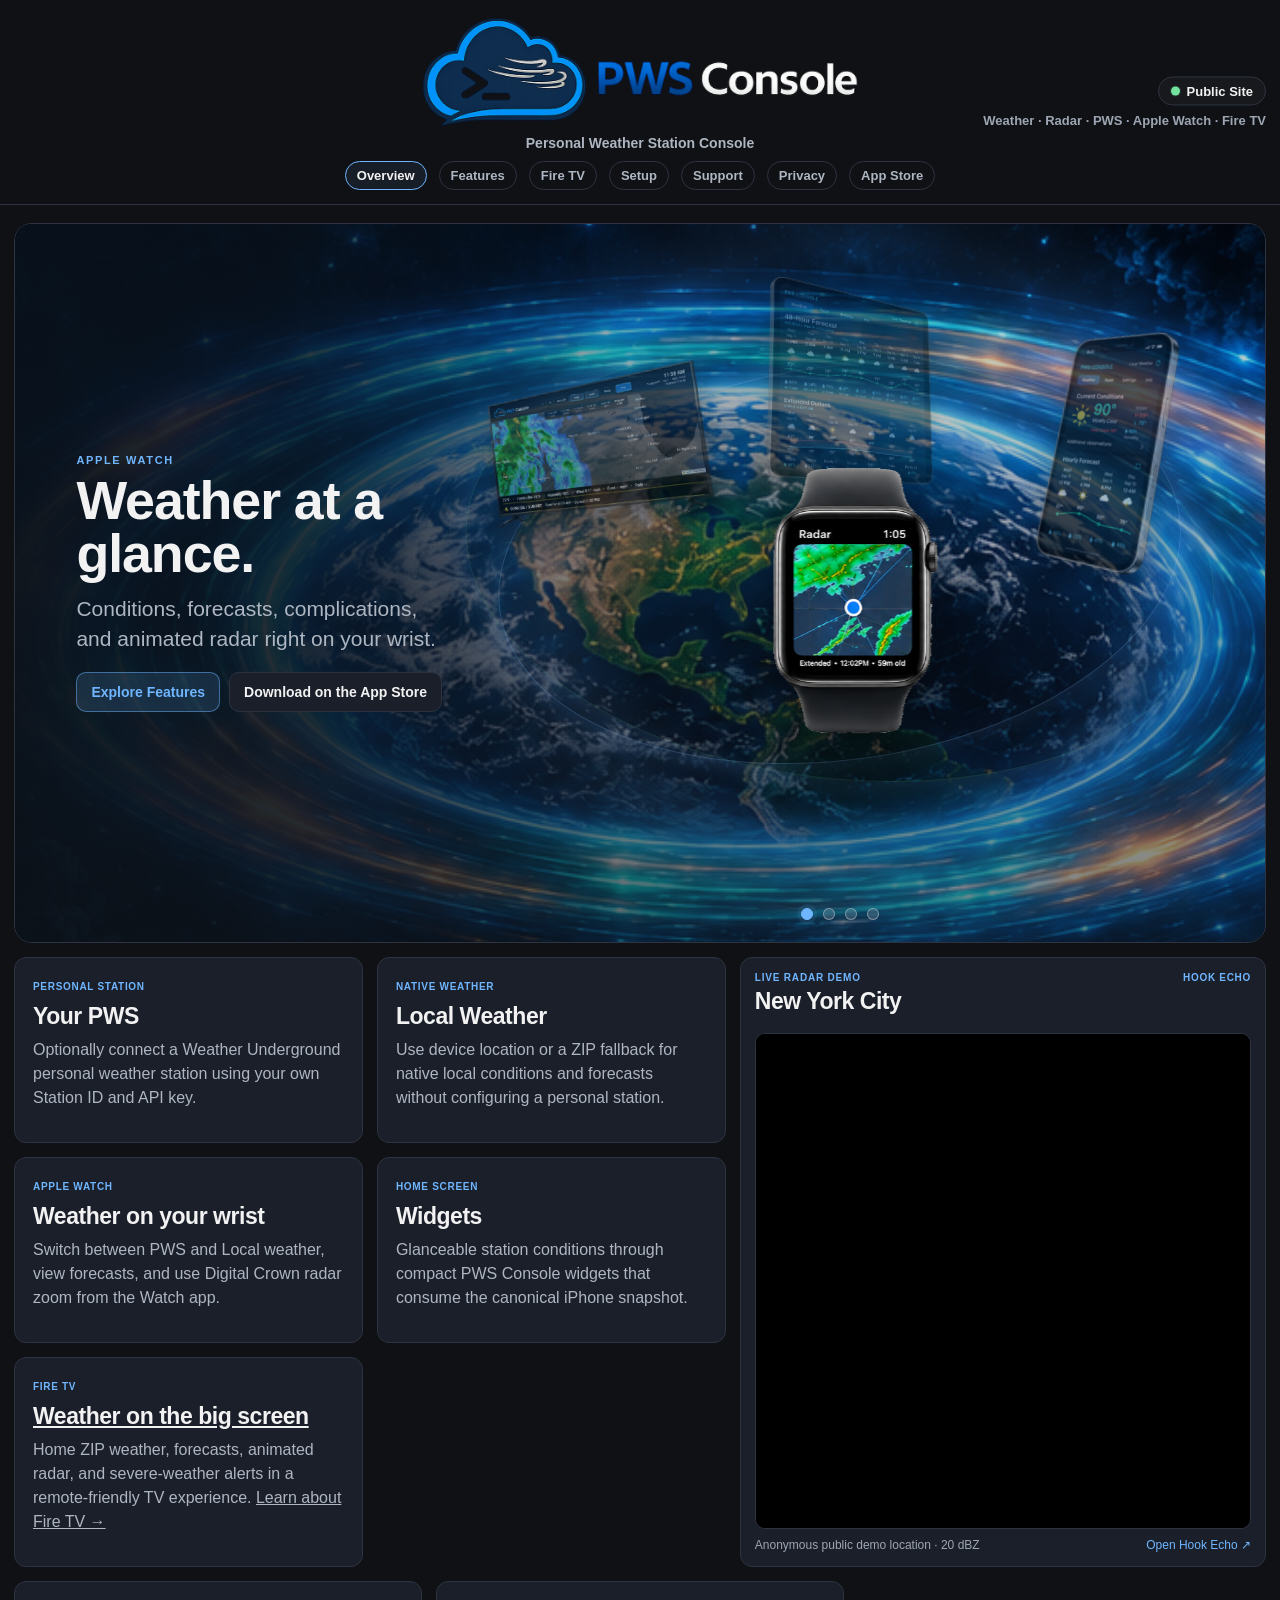
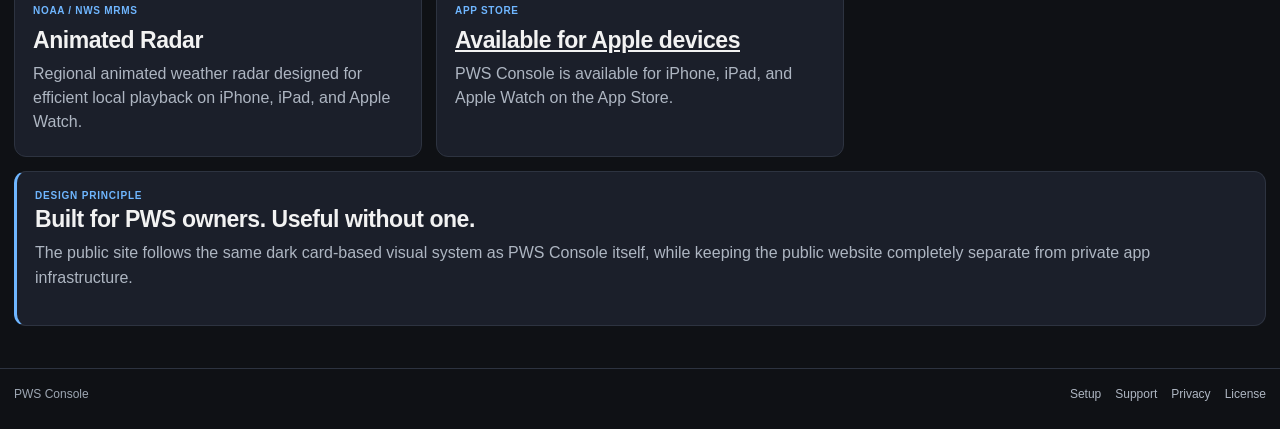
<file: index.html>
<!doctype html>
<html lang="en">
<head>
  <meta charset="utf-8">
  <meta name="viewport" content="width=device-width,initial-scale=1">
  <meta name="theme-color" content="#0f1115">
  <meta name="description" content="PWS Console — local weather, personal weather station data, radar, widgets, Apple Watch, and Fire TV.">
  <title>Overview | PWS Console</title>
  <link rel="stylesheet" href="/assets/css/site.css">
</head>
<body>
  <div class="pws-shell">
    <header class="pws-header">
      <div class="pws-header-inner">
        <div class="pws-header-brand">
          <div class="pws-brand-lockup">
            <a class="pws-logo-link" href="/" aria-label="PWS Console home">
              <img class="pws-logo" src="/assets/images/PWSConsole-Logo-512.png" alt="PWS Console">
            </a>
          </div>
          <div class="pws-brand-subtitle">Personal Weather Station Console</div>
          <nav class="pws-tabs" aria-label="Primary">
            <a class="pws-tab" href="/" aria-current="page">Overview</a> <a class="pws-tab" href="/features/">Features</a> <a class="pws-tab" href="/fire-tv/">Fire TV</a> <a class="pws-tab" href="/setup/">Setup</a> <a class="pws-tab" href="/support/">Support</a> <a class="pws-tab" href="/privacy/">Privacy</a> <a class="pws-tab" href="https://apps.apple.com/us/app/pws-console/id6808379047">App Store</a>
          </nav>
        </div>

        <div class="pws-header-status">
          <div class="pws-status-row">
            <div class="pws-status-pill">
              <span class="pws-status-dot" aria-hidden="true"></span>
              Public Site
            </div>
          </div>
          <div class="pws-context">Weather · Radar · PWS · Apple Watch · Fire TV</div>
        </div>
      </div>
    </header>

    <main class="pws-main">
      <section class="hero-v2" data-hero-v2 data-active="watch" aria-labelledby="page-heading">
        <div class="hero-v2__background" aria-hidden="true"></div>

        <div class="hero-v2__copy is-visible" data-hero-copy>
          <p class="eyebrow" data-copy-kicker>Apple Watch</p>
          <h1 id="page-heading" data-copy-title>Weather at a glance.</h1>
          <p class="lead" data-copy-body>Conditions, forecasts, complications, and animated radar right on your wrist.</p>
          <div class="pws-actions">
            <a class="pws-button primary" href="/features/">Explore Features</a>
            <a class="pws-button" href="https://apps.apple.com/us/app/pws-console/id6808379047">Download on the App Store</a>
          </div>
        </div>

        <div class="hero-v2__stage" aria-label="PWS Console on Apple Watch, iPhone, iPad, and Fire TV">
          <div class="hero-v2__device hero-v2__device--watch" data-device data-slot="front">
            <img src="/assets/images/hero-v2/device-watch.png" alt="PWS Console radar on Apple Watch">
            <div class="hero-v3__watch-radar" aria-hidden="true">
              <img src="/assets/images/hero-v2/watch-radar-motion.png" alt="">
            </div>
          </div>

          <div class="hero-v2__device hero-v2__device--iphone" data-device data-slot="right">
            <img src="/assets/images/hero-v2/device-iphone.png" alt="PWS Console weather on iPhone">
          </div>

          <div class="hero-v2__device hero-v2__device--ipad" data-device data-slot="left">
            <img src="/assets/images/hero-v2/device-ipad.png" alt="PWS Console forecast on iPad">
          </div>

          <div class="hero-v2__device hero-v2__device--fire-tv" data-device data-slot="right">
            <img src="/assets/images/hero-v2/device-fire-tv.png" alt="PWS Console weather on Fire TV">
          </div>
        </div>

        <div class="hero-v2__dots" aria-label="Choose featured device">
          <button class="hero-v2__dot" type="button" data-slide aria-pressed="true" aria-label="Show Apple Watch"></button>
          <button class="hero-v2__dot" type="button" data-slide aria-pressed="false" aria-label="Show iPhone"></button>
          <button class="hero-v2__dot" type="button" data-slide aria-pressed="false" aria-label="Show iPad"></button>
          <button class="hero-v2__dot" type="button" data-slide aria-pressed="false" aria-label="Show Fire TV"></button>
        </div>
      </section>

      <section class="home-feature-region" aria-label="PWS Console highlights and live radar">
        <div class="home-feature-cards">
          <article class="pws-card feature-card">
            <span class="feature-kicker">Personal Station</span>
            <h2>Your PWS</h2>
            <p>Optionally connect a Weather Underground personal weather station using your own Station ID and API key.</p>
          </article>

          <article class="pws-card feature-card">
            <span class="feature-kicker">Native Weather</span>
            <h2>Local Weather</h2>
            <p>Use device location or a ZIP fallback for native local conditions and forecasts without configuring a personal station.</p>
          </article>

          <article class="pws-card feature-card">
            <span class="feature-kicker">Apple Watch</span>
            <h2>Weather on your wrist</h2>
            <p>Switch between PWS and Local weather, view forecasts, and use Digital Crown radar zoom from the Watch app.</p>
          </article>

          <article class="pws-card feature-card">
            <span class="feature-kicker">Home Screen</span>
            <h2>Widgets</h2>
            <p>Glanceable station conditions through compact PWS Console widgets that consume the canonical iPhone snapshot.</p>
          </article>

          <article class="pws-card feature-card">
            <span class="feature-kicker">Fire TV</span>
            <h2><a href="/fire-tv/">Weather on the big screen</a></h2>
            <p>Home ZIP weather, forecasts, animated radar, and severe-weather alerts in a remote-friendly TV experience. <a href="/fire-tv/">Learn about Fire TV →</a></p>
          </article>
        </div>

        <section class="pws-card live-radar-card home-radar-card" aria-labelledby="live-radar-title">
          <div class="live-radar-heading">
            <div>
              <p class="eyebrow">Live Radar Demo</p>
              <h2 id="live-radar-title">New York City</h2>
            </div>
            <span class="live-radar-source">Hook Echo</span>
          </div>

          <div class="live-radar-frame-wrap">
            <iframe
              class="live-radar-frame"
              title="Hook Echo live radar centered on New York City"
              src="https://hookecho.pages.dev/?embed#goto=KOKX,-74.0060,40.7128,10,REF,0,thr:20"
              loading="eager"
              referrerpolicy="no-referrer"
              allow="fullscreen"
            ></iframe>
          </div>

          <div class="live-radar-footer">
            <span>Anonymous public demo location · 20 dBZ</span>
            <a href="https://hookecho.pages.dev/" target="_blank" rel="noreferrer">Open Hook Echo ↗</a>
          </div>
        </section>
      </section>

      <section class="grid" aria-label="Additional PWS Console highlights">
        <article class="pws-card feature-card">
          <span class="feature-kicker">NOAA / NWS MRMS</span>
          <h2>Animated Radar</h2>
          <p>Regional animated weather radar designed for efficient local playback on iPhone, iPad, and Apple Watch.</p>
        </article>

        <article class="pws-card feature-card">
          <span class="feature-kicker">App Store</span>
          <h2><a href="https://apps.apple.com/us/app/pws-console/id6808379047">Available for Apple devices</a></h2>
          <p>PWS Console is available for iPhone, iPad, and Apple Watch on the App Store.</p>
        </article>
      </section>

<section class="pws-card callout">
        <p class="eyebrow">Design principle</p>
        <h2>Built for PWS owners. Useful without one.</h2>
        <p class="body-copy">The public site follows the same dark card-based visual system as PWS Console itself, while keeping the public website completely separate from private app infrastructure.</p>
      </section>
    </main>

    <footer class="pws-footer">
      <div class="pws-footer-inner">
        <div>PWS Console</div>
        <div class="pws-footer-links">
          <a href="/setup/">Setup</a>
          <a href="/support/">Support</a>
          <a href="/privacy/">Privacy</a>
          <a href="/licensing/">License</a>
        </div>
      </div>
    </footer>
  </div>
  <script src="/assets/js/hero-v2.js" defer></script>
</body>
</html>
</file>
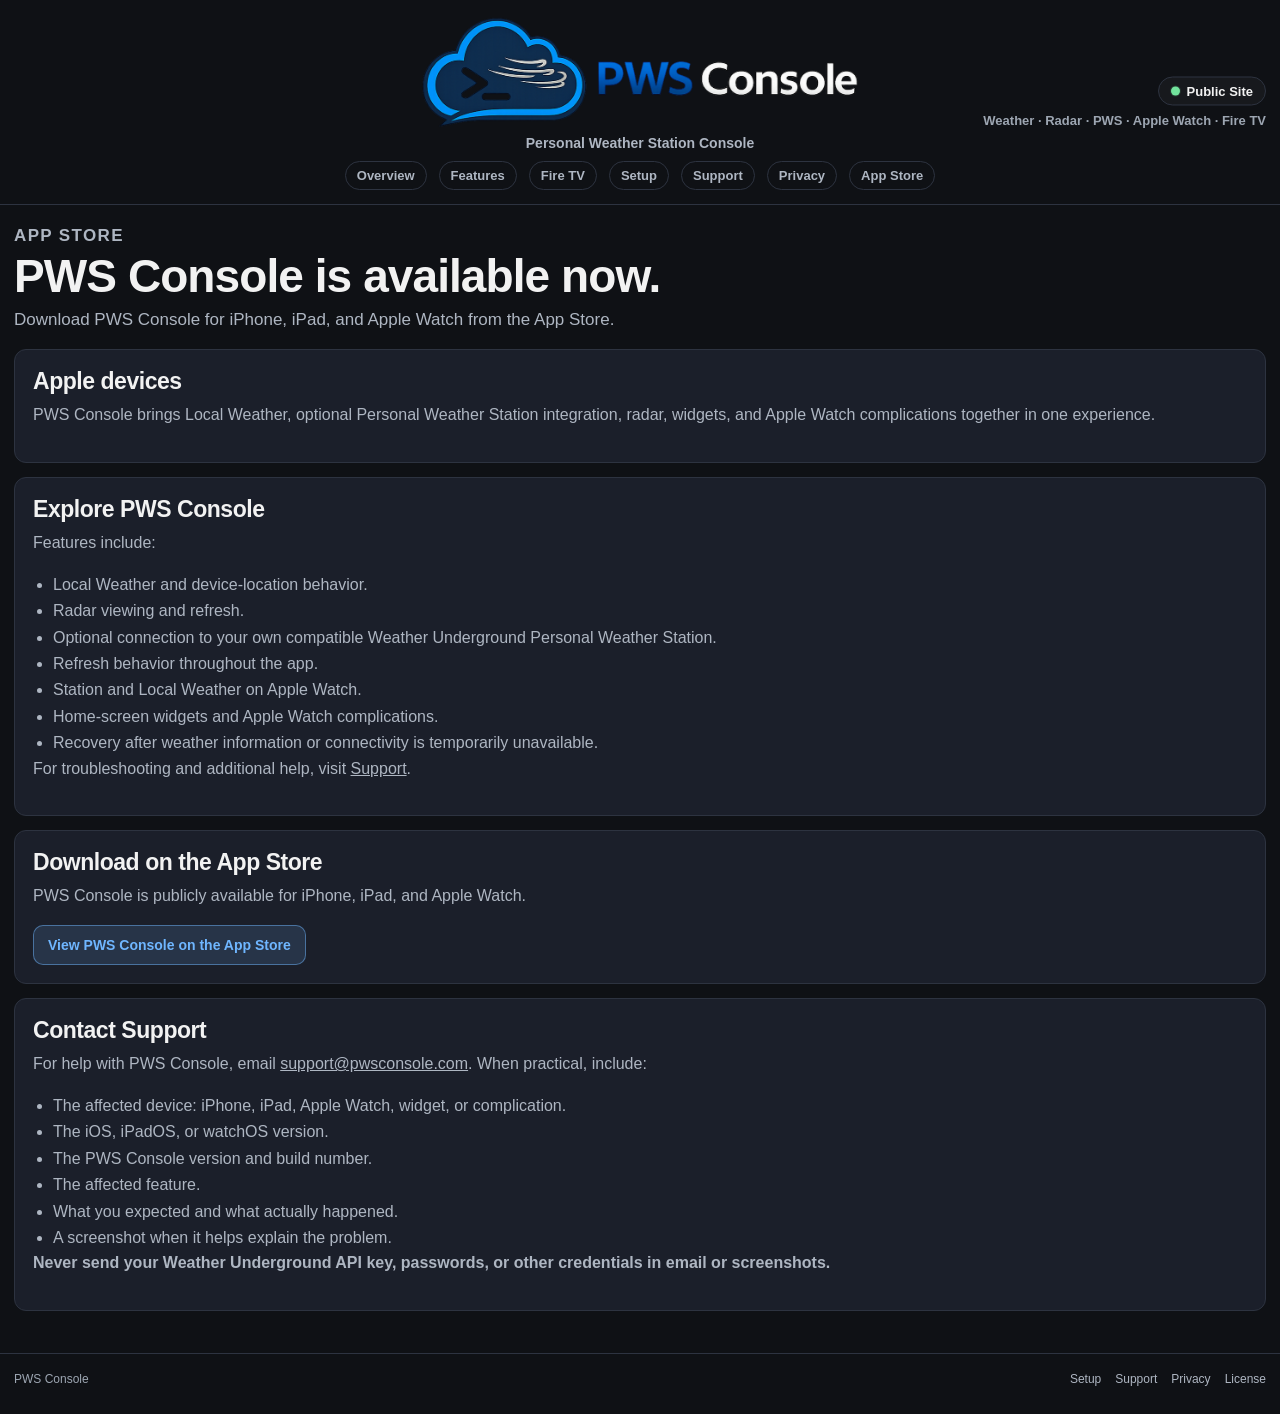
<file: beta/index.html>
<!doctype html>
<html lang="en">
<head>
  <meta charset="utf-8">
  <meta name="viewport" content="width=device-width,initial-scale=1">
  <meta name="theme-color" content="#0f1115">
  <meta name="description" content="Download PWS Console for iPhone, iPad, and Apple Watch from the App Store.">
  <title>Download PWS Console | App Store</title>
  <link rel="stylesheet" href="/assets/css/site.css">
</head>
<body>
  <div class="pws-shell">
    <header class="pws-header">
      <div class="pws-header-inner">
        <div class="pws-header-brand">
          <div class="pws-brand-lockup">
            <a class="pws-logo-link" href="/" aria-label="PWS Console home">
              <img class="pws-logo" src="/assets/images/PWSConsole-Logo-512.png" alt="PWS Console">
            </a>
          </div>
          <div class="pws-brand-subtitle">Personal Weather Station Console</div>
          <nav class="pws-tabs" aria-label="Primary">
            <a class="pws-tab" href="/">Overview</a> <a class="pws-tab" href="/features/">Features</a> <a class="pws-tab" href="/fire-tv/">Fire TV</a> <a class="pws-tab" href="/setup/">Setup</a> <a class="pws-tab" href="/support/">Support</a> <a class="pws-tab" href="/privacy/">Privacy</a> <a class="pws-tab" href="https://apps.apple.com/us/app/pws-console/id6808379047">App Store</a>
          </nav>
        </div>

        <div class="pws-header-status">
          <div class="pws-status-row">
            <div class="pws-status-pill">
              <span class="pws-status-dot" aria-hidden="true"></span>
              Public Site
            </div>
          </div>
          <div class="pws-context">Weather · Radar · PWS · Apple Watch · Fire TV</div>
        </div>
      </div>
    </header>

    <main class="pws-main">
      <section class="page-title">
        <p class="eyebrow">App Store</p>
        <h1>PWS Console is available now.</h1>
        <p>Download PWS Console for iPhone, iPad, and Apple Watch from the App Store.</p>
      </section>

      <section class="stack">
        <article class="pws-card">
          <h2>Apple devices</h2>
          <p class="body-copy">PWS Console brings Local Weather, optional Personal Weather Station integration, radar, widgets, and Apple Watch complications together in one experience.</p>
        </article>

        <article class="pws-card">
          <h2>Explore PWS Console</h2>
          <p class="body-copy">Features include:</p>
          <ul class="pws-list">
            <li>Local Weather and device-location behavior.</li>
            <li>Radar viewing and refresh.</li>
            <li>Optional connection to your own compatible Weather Underground Personal Weather Station.</li>
            <li>Refresh behavior throughout the app.</li>
            <li>Station and Local Weather on Apple Watch.</li>
            <li>Home-screen widgets and Apple Watch complications.</li>
            <li>Recovery after weather information or connectivity is temporarily unavailable.</li>
          </ul>
          <p class="body-copy">For troubleshooting and additional help, visit <a href="/support/">Support</a>.</p>
        </article>

        <article class="pws-card">
          <h2>Download on the App Store</h2>
          <p class="body-copy">PWS Console is publicly available for iPhone, iPad, and Apple Watch.</p>
          <div class="pws-actions">
            <a class="pws-button primary" href="https://apps.apple.com/us/app/pws-console/id6808379047">View PWS Console on the App Store</a>
          </div>
        </article>

        <article class="pws-card">
          <h2>Contact Support</h2>
          <p class="body-copy">For help with PWS Console, email <a href="mailto:support@pwsconsole.com">support@pwsconsole.com</a>. When practical, include:</p>
          <ul class="pws-list">
            <li>The affected device: iPhone, iPad, Apple Watch, widget, or complication.</li>
            <li>The iOS, iPadOS, or watchOS version.</li>
            <li>The PWS Console version and build number.</li>
            <li>The affected feature.</li>
            <li>What you expected and what actually happened.</li>
            <li>A screenshot when it helps explain the problem.</li>
          </ul>
          <p class="body-copy"><strong>Never send your Weather Underground API key, passwords, or other credentials in email or screenshots.</strong></p>
        </article>
      </section>
    </main>

    <footer class="pws-footer">
      <div class="pws-footer-inner">
        <div>PWS Console</div>
        <div class="pws-footer-links">
          <a href="/setup/">Setup</a>
          <a href="/support/">Support</a>
          <a href="/privacy/">Privacy</a>
          <a href="/licensing/">License</a>
        </div>
      </div>
    </footer>
  </div>
</body>
</html>
</file>
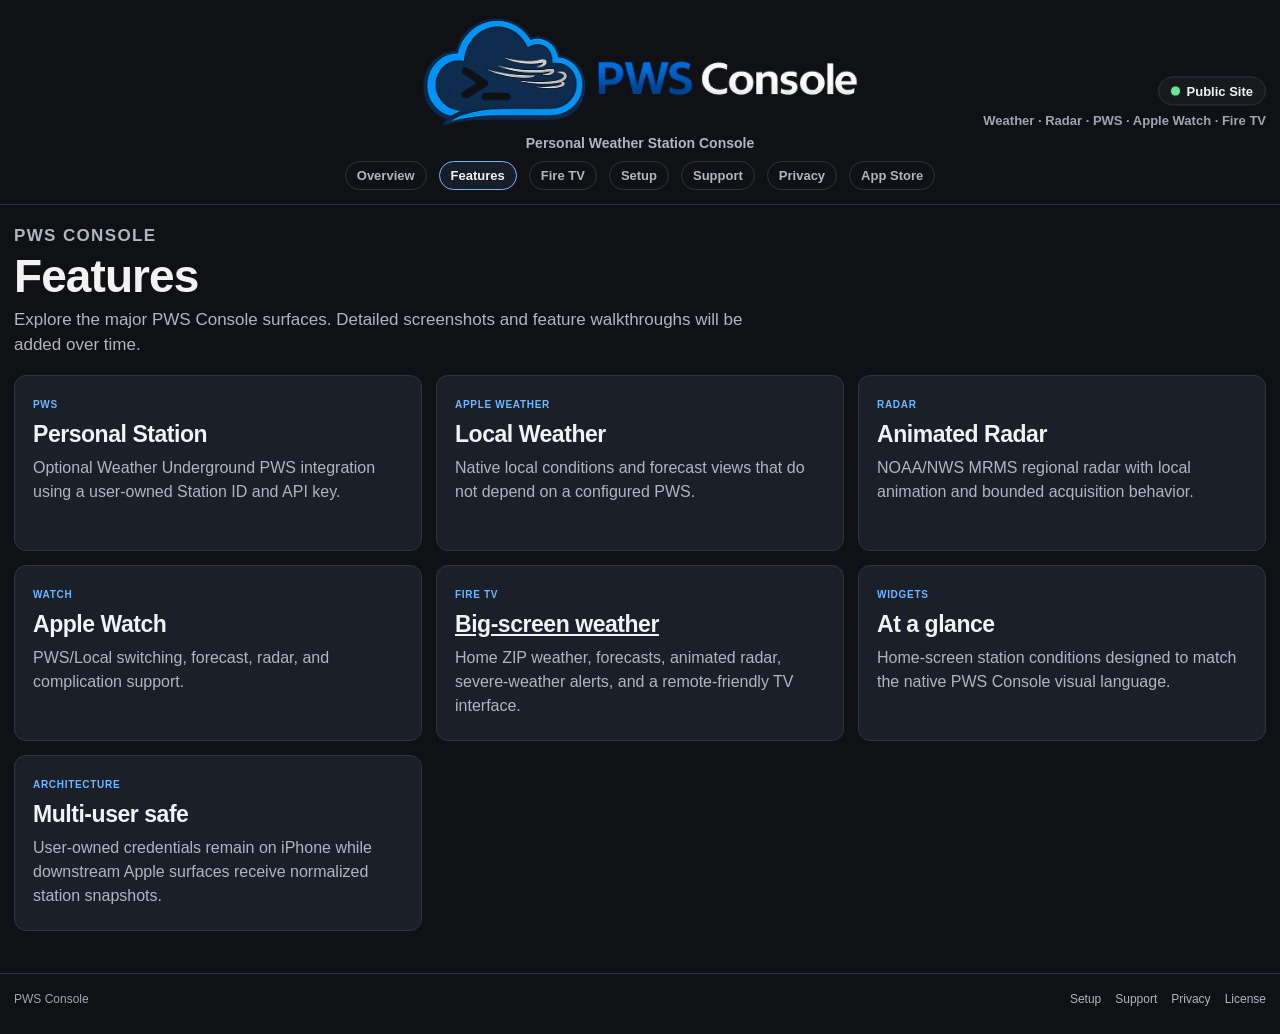
<file: features/index.html>
<!doctype html>
<html lang="en">
<head>
  <meta charset="utf-8">
  <meta name="viewport" content="width=device-width,initial-scale=1">
  <meta name="theme-color" content="#0f1115">
  <meta name="description" content="Explore PWS Console features across iPhone, iPad, Apple Watch, Fire TV, widgets, and radar.">
  <title>Features | PWS Console</title>
  <link rel="stylesheet" href="/assets/css/site.css">
</head>
<body>
  <div class="pws-shell">
    <header class="pws-header">
      <div class="pws-header-inner">
        <div class="pws-header-brand">
          <div class="pws-brand-lockup">
            <a class="pws-logo-link" href="/" aria-label="PWS Console home">
              <img class="pws-logo" src="/assets/images/PWSConsole-Logo-512.png" alt="PWS Console">
            </a>
          </div>
          <div class="pws-brand-subtitle">Personal Weather Station Console</div>
          <nav class="pws-tabs" aria-label="Primary">
            <a class="pws-tab" href="/">Overview</a> <a class="pws-tab" href="/features/" aria-current="page">Features</a> <a class="pws-tab" href="/fire-tv/">Fire TV</a> <a class="pws-tab" href="/setup/">Setup</a> <a class="pws-tab" href="/support/">Support</a> <a class="pws-tab" href="/privacy/">Privacy</a> <a class="pws-tab" href="https://apps.apple.com/us/app/pws-console/id6808379047">App Store</a>
          </nav>
        </div>

        <div class="pws-header-status">
          <div class="pws-status-row">
            <div class="pws-status-pill">
              <span class="pws-status-dot" aria-hidden="true"></span>
              Public Site
            </div>
          </div>
          <div class="pws-context">Weather · Radar · PWS · Apple Watch · Fire TV</div>
        </div>
      </div>
    </header>

    <main class="pws-main">
      <section class="page-title">
        <p class="eyebrow">PWS Console</p>
        <h1>Features</h1>
        <p>Explore the major PWS Console surfaces. Detailed screenshots and feature walkthroughs will be added over time.</p>
      </section>
      <section class="grid">
        <article class="pws-card feature-card"><span class="feature-kicker">PWS</span><h2>Personal Station</h2><p>Optional Weather Underground PWS integration using a user-owned Station ID and API key.</p></article>
        <article class="pws-card feature-card"><span class="feature-kicker">Apple Weather</span><h2>Local Weather</h2><p>Native local conditions and forecast views that do not depend on a configured PWS.</p></article>
        <article class="pws-card feature-card"><span class="feature-kicker">Radar</span><h2>Animated Radar</h2><p>NOAA/NWS MRMS regional radar with local animation and bounded acquisition behavior.</p></article>
        <article class="pws-card feature-card"><span class="feature-kicker">Watch</span><h2>Apple Watch</h2><p>PWS/Local switching, forecast, radar, and complication support.</p></article>
        <article class="pws-card feature-card"><span class="feature-kicker">Fire TV</span><h2><a href="/fire-tv/">Big-screen weather</a></h2><p>Home ZIP weather, forecasts, animated radar, severe-weather alerts, and a remote-friendly TV interface.</p></article>
        <article class="pws-card feature-card"><span class="feature-kicker">Widgets</span><h2>At a glance</h2><p>Home-screen station conditions designed to match the native PWS Console visual language.</p></article>
        <article class="pws-card feature-card"><span class="feature-kicker">Architecture</span><h2>Multi-user safe</h2><p>User-owned credentials remain on iPhone while downstream Apple surfaces receive normalized station snapshots.</p></article>
      </section>
    </main>

    <footer class="pws-footer">
      <div class="pws-footer-inner">
        <div>PWS Console</div>
        <div class="pws-footer-links">
          <a href="/setup/">Setup</a>
          <a href="/support/">Support</a>
          <a href="/privacy/">Privacy</a>
          <a href="/licensing/">License</a>
        </div>
      </div>
    </footer>
  </div>
</body>
</html>
</file>
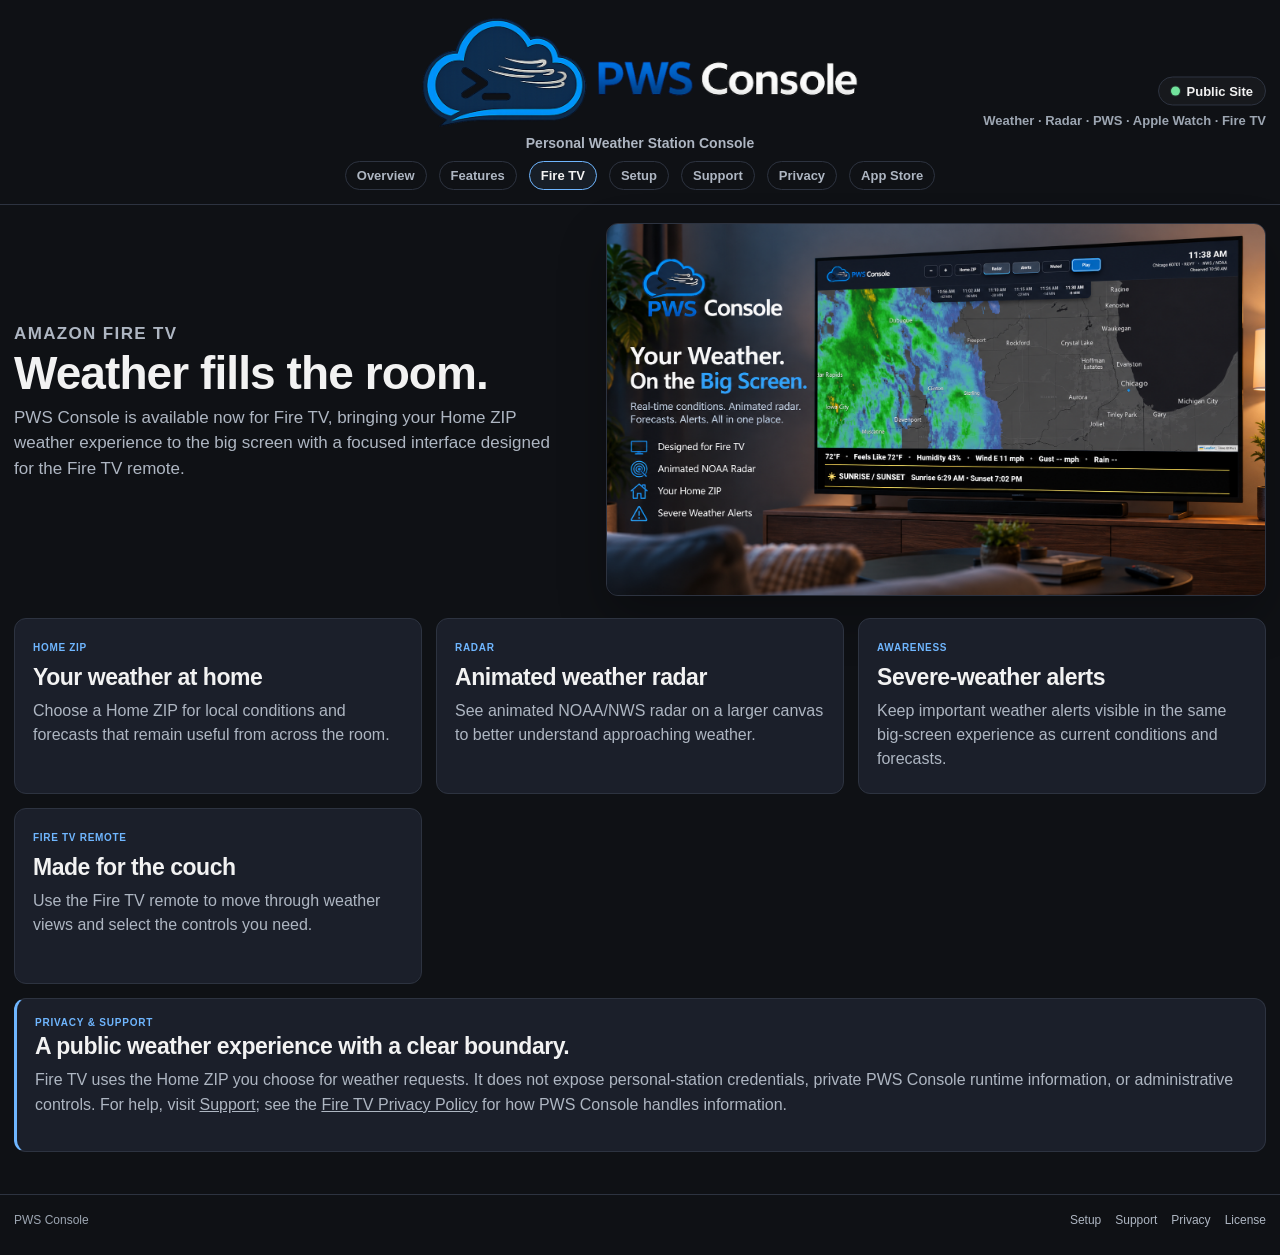
<file: fire-tv/index.html>
<!doctype html>
<html lang="en">
<head>
  <meta charset="utf-8">
  <meta name="viewport" content="width=device-width,initial-scale=1">
  <meta name="theme-color" content="#0f1115">
  <meta name="description" content="PWS Console for Amazon Fire TV brings Home ZIP weather, forecasts, animated radar, and severe-weather alerts to the big screen.">
  <title>Fire TV | PWS Console</title>
  <link rel="stylesheet" href="/assets/css/site.css">
</head>
<body>
  <div class="pws-shell">
    <header class="pws-header">
      <div class="pws-header-inner">
        <div class="pws-header-brand">
          <div class="pws-brand-lockup">
            <a class="pws-logo-link" href="/" aria-label="PWS Console home">
              <img class="pws-logo" src="/assets/images/PWSConsole-Logo-512.png" alt="PWS Console">
            </a>
          </div>
          <div class="pws-brand-subtitle">Personal Weather Station Console</div>
          <nav class="pws-tabs" aria-label="Primary">
            <a class="pws-tab" href="/">Overview</a> <a class="pws-tab" href="/features/">Features</a> <a class="pws-tab" href="/fire-tv/" aria-current="page">Fire TV</a> <a class="pws-tab" href="/setup/">Setup</a> <a class="pws-tab" href="/support/">Support</a> <a class="pws-tab" href="/privacy/">Privacy</a> <a class="pws-tab" href="https://apps.apple.com/us/app/pws-console/id6808379047">App Store</a>
          </nav>
        </div>
        <div class="pws-header-status">
          <div class="pws-status-row"><div class="pws-status-pill"><span class="pws-status-dot" aria-hidden="true"></span>Public Site</div></div>
          <div class="pws-context">Weather · Radar · PWS · Apple Watch · Fire TV</div>
        </div>
      </div>
    </header>

    <main class="pws-main">
      <section class="fire-tv-intro">
        <div class="page-title">
          <p class="eyebrow">Amazon Fire TV</p>
          <h1>Weather fills the room.</h1>
          <p>PWS Console is available now for Fire TV, bringing your Home ZIP weather experience to the big screen with a focused interface designed for the Fire TV remote.</p>
        </div>
        <figure class="fire-tv-intro__image">
          <img src="/assets/images/fire-tv-weather-radar.png" alt="PWS Console for Fire TV displaying weather radar on a television">
        </figure>
      </section>

      <section class="grid" aria-label="PWS Console for Fire TV features">
        <article class="pws-card feature-card"><span class="feature-kicker">Home ZIP</span><h2>Your weather at home</h2><p>Choose a Home ZIP for local conditions and forecasts that remain useful from across the room.</p></article>
        <article class="pws-card feature-card"><span class="feature-kicker">Radar</span><h2>Animated weather radar</h2><p>See animated NOAA/NWS radar on a larger canvas to better understand approaching weather.</p></article>
        <article class="pws-card feature-card"><span class="feature-kicker">Awareness</span><h2>Severe-weather alerts</h2><p>Keep important weather alerts visible in the same big-screen experience as current conditions and forecasts.</p></article>
        <article class="pws-card feature-card"><span class="feature-kicker">Fire TV Remote</span><h2>Made for the couch</h2><p>Use the Fire TV remote to move through weather views and select the controls you need.</p></article>
      </section>

      <section class="pws-card callout">
        <p class="eyebrow">Privacy &amp; support</p>
        <h2>A public weather experience with a clear boundary.</h2>
        <p class="body-copy">Fire TV uses the Home ZIP you choose for weather requests. It does not expose personal-station credentials, private PWS Console runtime information, or administrative controls. For help, visit <a href="/support/">Support</a>; see the <a href="/privacy/fire-tv/">Fire TV Privacy Policy</a> for how PWS Console handles information.</p>
      </section>
    </main>

    <footer class="pws-footer"><div class="pws-footer-inner"><div>PWS Console</div><div class="pws-footer-links"><a href="/setup/">Setup</a><a href="/support/">Support</a><a href="/privacy/">Privacy</a><a href="/licensing/">License</a></div></div></footer>
  </div>
</body>
</html>
</file>
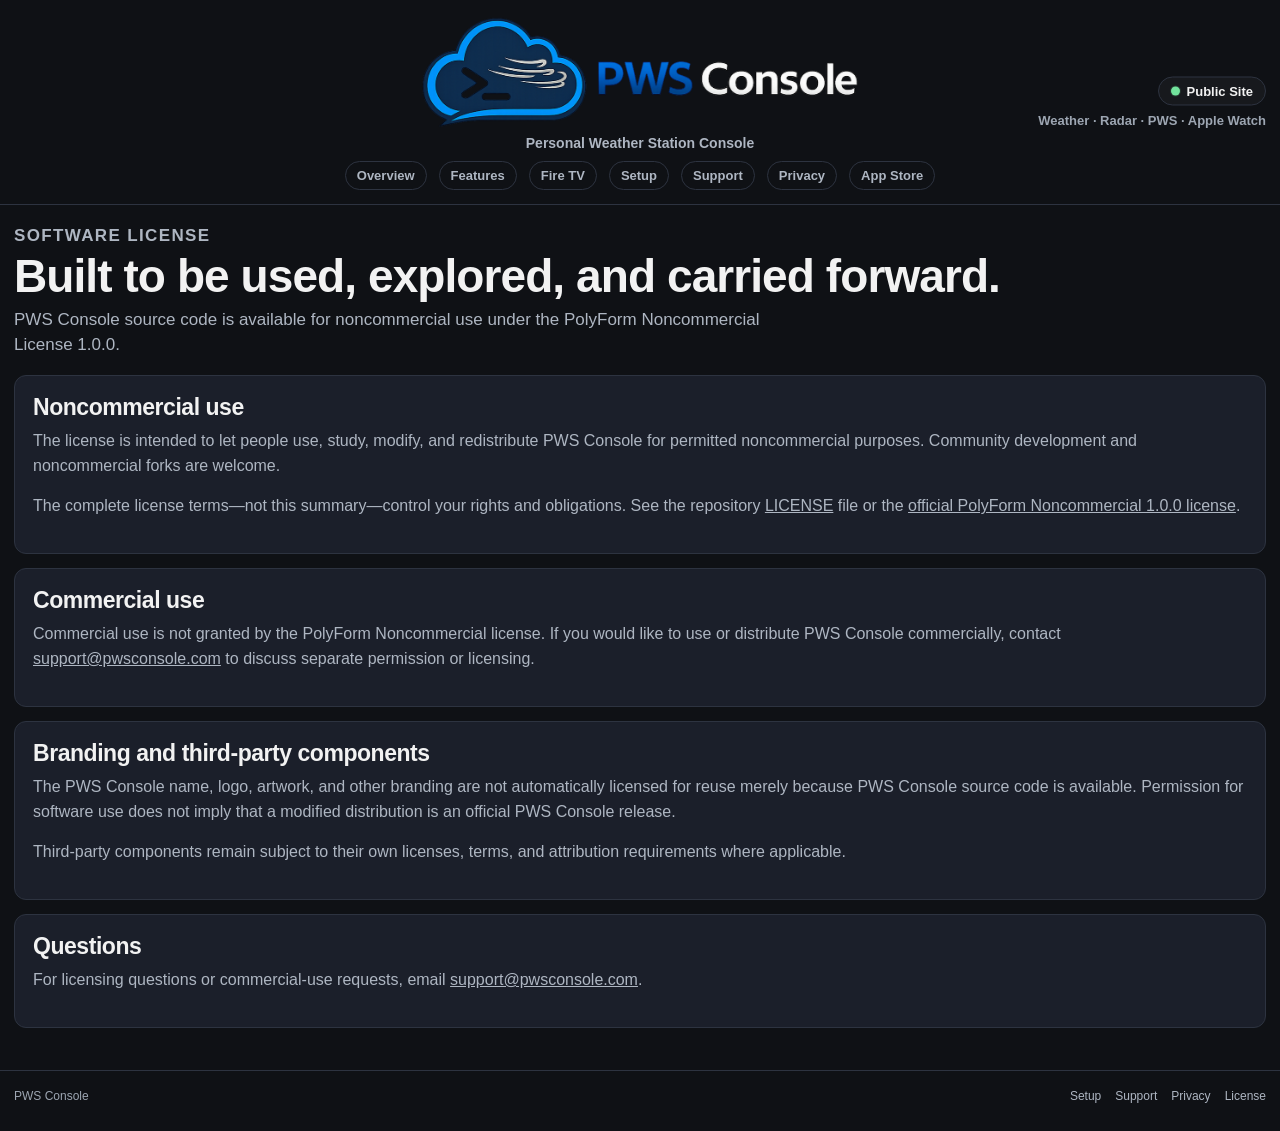
<file: licensing/index.html>
<!doctype html>
<html lang="en">
<head>
  <meta charset="utf-8">
  <meta name="viewport" content="width=device-width,initial-scale=1">
  <meta name="theme-color" content="#0f1115">
  <meta name="description" content="Software licensing information for PWS Console.">
  <title>License | PWS Console</title>
  <link rel="stylesheet" href="/assets/css/site.css">
</head>
<body>
  <div class="pws-shell">
    <header class="pws-header">
      <div class="pws-header-inner">
        <div class="pws-header-brand">
          <div class="pws-brand-lockup">
            <a class="pws-logo-link" href="/" aria-label="PWS Console home">
              <img class="pws-logo" src="/assets/images/PWSConsole-Logo-512.png" alt="PWS Console">
            </a>
          </div>
          <div class="pws-brand-subtitle">Personal Weather Station Console</div>
          <nav class="pws-tabs" aria-label="Primary">
            <a class="pws-tab" href="/">Overview</a>
            <a class="pws-tab" href="/features/">Features</a>
            <a class="pws-tab" href="/fire-tv/">Fire TV</a>
            <a class="pws-tab" href="/setup/">Setup</a>
            <a class="pws-tab" href="/support/">Support</a>
            <a class="pws-tab" href="/privacy/">Privacy</a>
            <a class="pws-tab" href="https://apps.apple.com/us/app/pws-console/id6808379047">App Store</a>
          </nav>
        </div>
        <div class="pws-header-status">
          <div class="pws-status-row">
            <div class="pws-status-pill">
              <span class="pws-status-dot" aria-hidden="true"></span>
              Public Site
            </div>
          </div>
          <div class="pws-context">Weather · Radar · PWS · Apple Watch</div>
        </div>
      </div>
    </header>

    <main class="pws-main">
      <section class="page-title">
        <p class="eyebrow">Software License</p>
        <h1>Built to be used, explored, and carried forward.</h1>
        <p>PWS Console source code is available for noncommercial use under the PolyForm Noncommercial License 1.0.0.</p>
      </section>

      <section class="stack">
        <article class="pws-card">
          <h2>Noncommercial use</h2>
          <p class="body-copy">The license is intended to let people use, study, modify, and redistribute PWS Console for permitted noncommercial purposes. Community development and noncommercial forks are welcome.</p>
          <p class="body-copy">The complete license terms—not this summary—control your rights and obligations. See the repository <a href="https://github.com/branson78/PWSConsoleSite/blob/main/LICENSE">LICENSE</a> file or the <a href="https://polyformproject.org/licenses/noncommercial/1.0.0">official PolyForm Noncommercial 1.0.0 license</a>.</p>
        </article>

        <article class="pws-card">
          <h2>Commercial use</h2>
          <p class="body-copy">Commercial use is not granted by the PolyForm Noncommercial license. If you would like to use or distribute PWS Console commercially, contact <a href="mailto:support@pwsconsole.com">support@pwsconsole.com</a> to discuss separate permission or licensing.</p>
        </article>

        <article class="pws-card">
          <h2>Branding and third-party components</h2>
          <p class="body-copy">The PWS Console name, logo, artwork, and other branding are not automatically licensed for reuse merely because PWS Console source code is available. Permission for software use does not imply that a modified distribution is an official PWS Console release.</p>
          <p class="body-copy">Third-party components remain subject to their own licenses, terms, and attribution requirements where applicable.</p>
        </article>

        <article class="pws-card">
          <h2>Questions</h2>
          <p class="body-copy">For licensing questions or commercial-use requests, email <a href="mailto:support@pwsconsole.com">support@pwsconsole.com</a>.</p>
        </article>
      </section>
    </main>
    <footer class="pws-footer">
      <div class="pws-footer-inner">
        <div>PWS Console</div>
        <div class="pws-footer-links">
          <a href="/setup/">Setup</a>
          <a href="/support/">Support</a>
          <a href="/privacy/">Privacy</a>
          <a href="/licensing/">License</a>
        </div>
      </div>
    </footer>
</div>
</body>
</html>
</file>
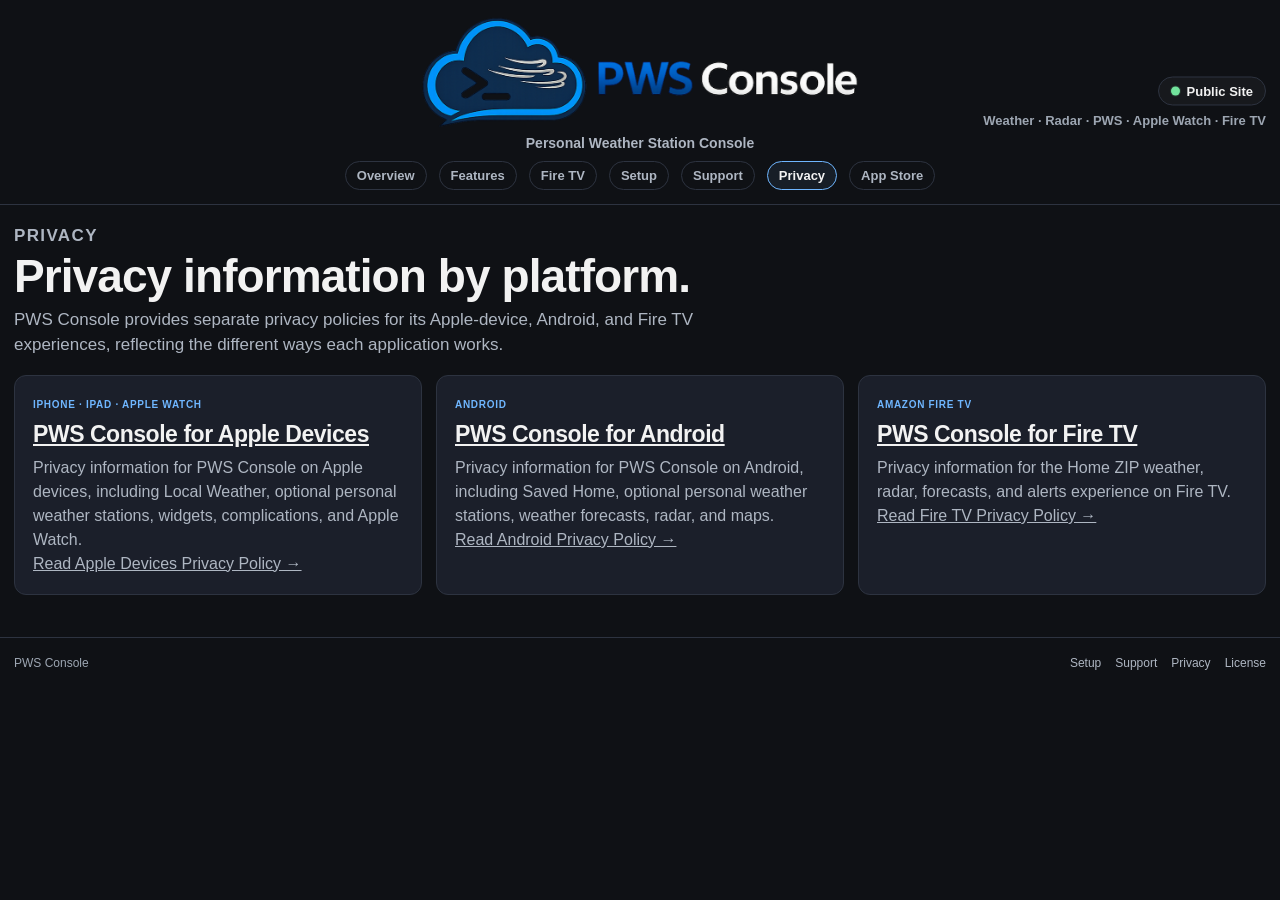
<file: privacy/index.html>
<!doctype html>
<html lang="en"><head><meta charset="utf-8"><meta name="viewport" content="width=device-width,initial-scale=1"><meta name="theme-color" content="#0f1115"><meta name="description" content="Privacy information for PWS Console on Apple devices, Android, and Amazon Fire TV."><title>Privacy | PWS Console</title><link rel="stylesheet" href="/assets/css/site.css"></head>
<body><div class="pws-shell"><header class="pws-header"><div class="pws-header-inner"><div class="pws-header-brand"><div class="pws-brand-lockup"><a class="pws-logo-link" href="/" aria-label="PWS Console home"><img class="pws-logo" src="/assets/images/PWSConsole-Logo-512.png" alt="PWS Console"></a></div><div class="pws-brand-subtitle">Personal Weather Station Console</div><nav class="pws-tabs" aria-label="Primary"><a class="pws-tab" href="/">Overview</a> <a class="pws-tab" href="/features/">Features</a> <a class="pws-tab" href="/fire-tv/">Fire TV</a> <a class="pws-tab" href="/setup/">Setup</a> <a class="pws-tab" href="/support/">Support</a> <a class="pws-tab" href="/privacy/" aria-current="page">Privacy</a> <a class="pws-tab" href="https://apps.apple.com/us/app/pws-console/id6808379047">App Store</a></nav></div><div class="pws-header-status"><div class="pws-status-row"><div class="pws-status-pill"><span class="pws-status-dot" aria-hidden="true"></span>Public Site</div></div><div class="pws-context">Weather · Radar · PWS · Apple Watch · Fire TV</div></div></div></header>
<main class="pws-main"><section class="page-title"><p class="eyebrow">Privacy</p><h1>Privacy information by platform.</h1><p>PWS Console provides separate privacy policies for its Apple-device, Android, and Fire TV experiences, reflecting the different ways each application works.</p></section><section class="grid" aria-label="PWS Console privacy policies"><article class="pws-card feature-card"><span class="feature-kicker">iPhone · iPad · Apple Watch</span><h2><a href="/privacy/apple/">PWS Console for Apple Devices</a></h2><p>Privacy information for PWS Console on Apple devices, including Local Weather, optional personal weather stations, widgets, complications, and Apple Watch.</p><p><a href="/privacy/apple/">Read Apple Devices Privacy Policy →</a></p></article><article class="pws-card feature-card"><span class="feature-kicker">Android</span><h2><a href="/privacy/android/">PWS Console for Android</a></h2><p>Privacy information for PWS Console on Android, including Saved Home, optional personal weather stations, weather forecasts, radar, and maps.</p><p><a href="/privacy/android/">Read Android Privacy Policy →</a></p></article><article class="pws-card feature-card"><span class="feature-kicker">Amazon Fire TV</span><h2><a href="/privacy/fire-tv/">PWS Console for Fire TV</a></h2><p>Privacy information for the Home ZIP weather, radar, forecasts, and alerts experience on Fire TV.</p><p><a href="/privacy/fire-tv/">Read Fire TV Privacy Policy →</a></p></article></section></main>
<footer class="pws-footer"><div class="pws-footer-inner"><div>PWS Console</div><div class="pws-footer-links"><a href="/setup/">Setup</a><a href="/support/">Support</a><a href="/privacy/">Privacy</a><a href="/licensing/">License</a></div></div></footer></div></body></html>
</file>
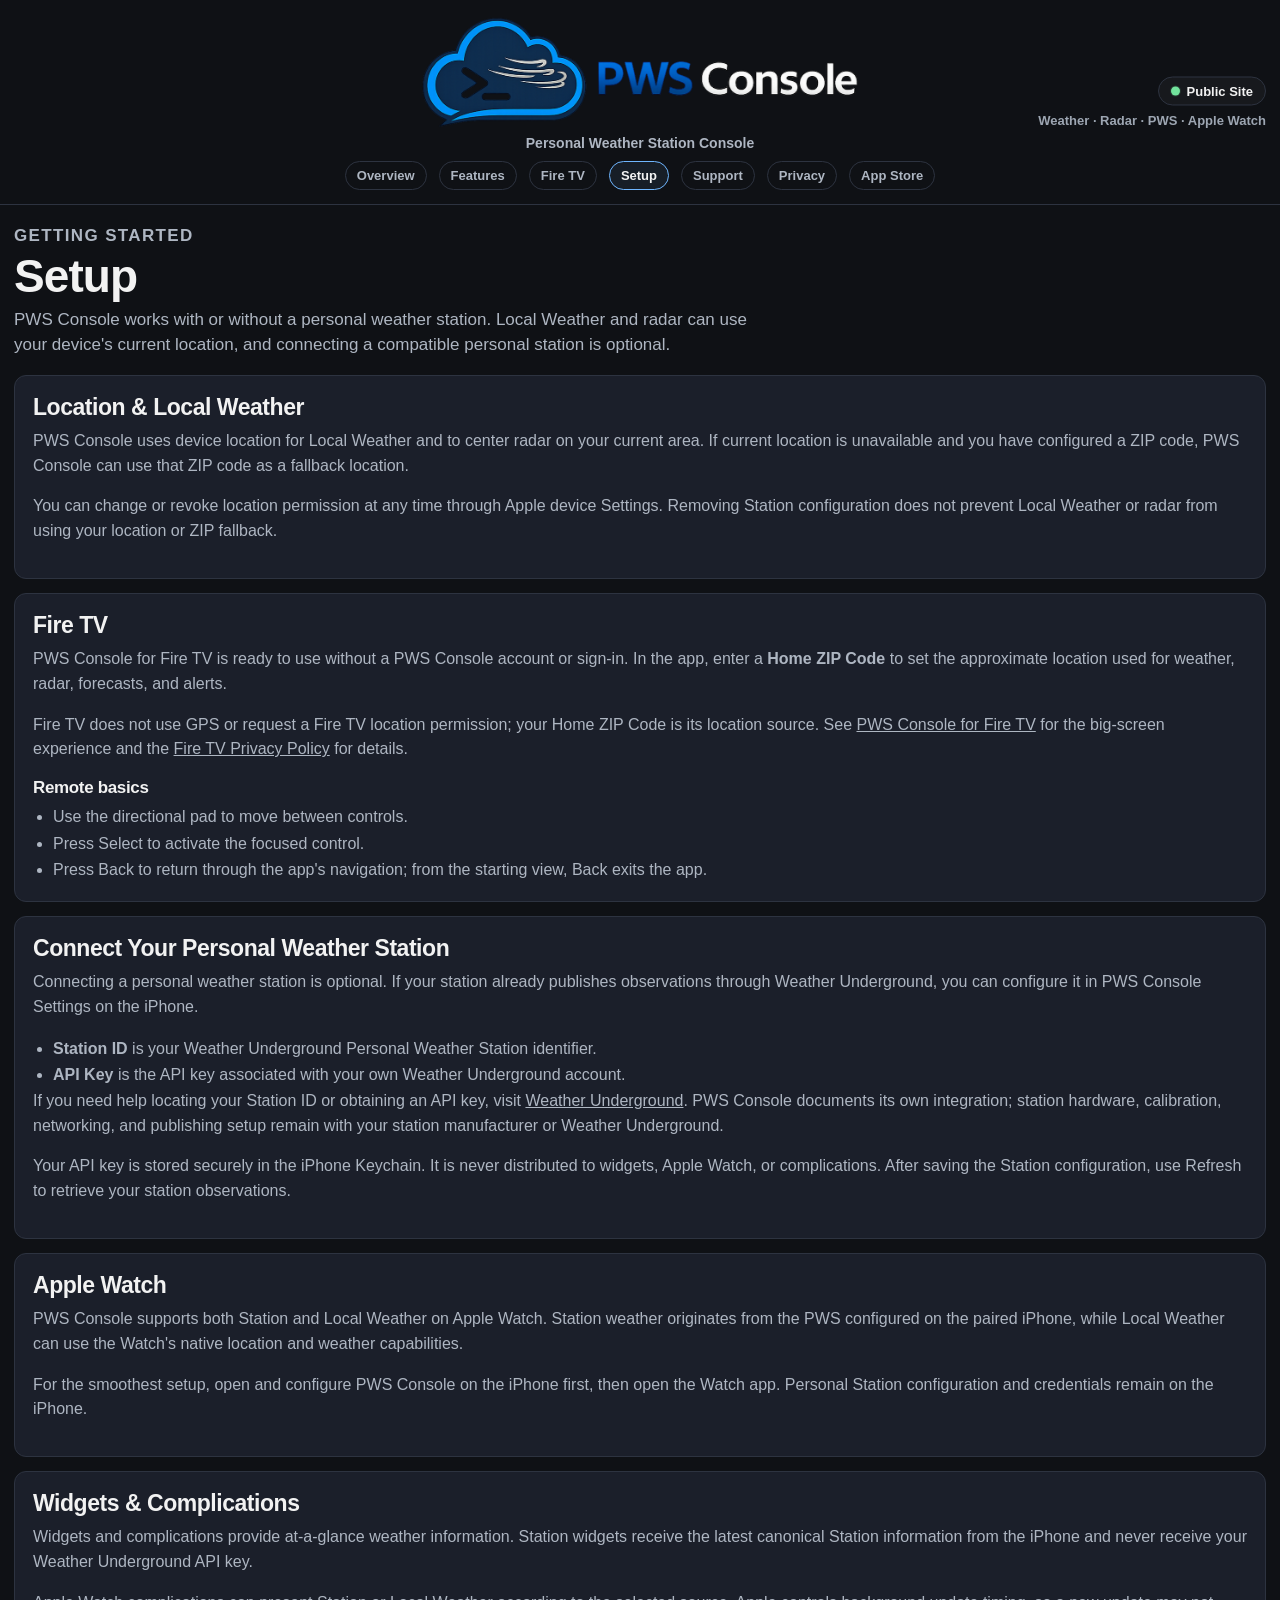
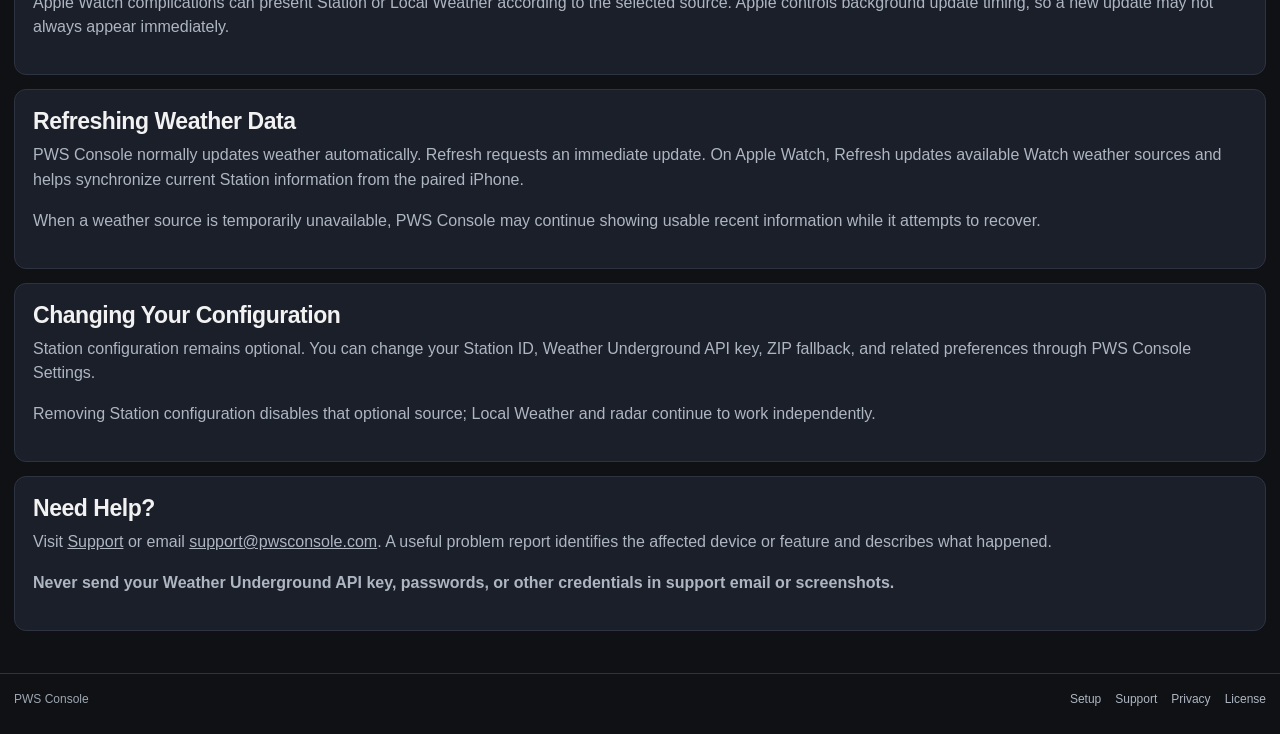
<file: setup/index.html>
<!doctype html>
<html lang="en">
<head>
  <meta charset="utf-8">
  <meta name="viewport" content="width=device-width,initial-scale=1">
  <meta name="theme-color" content="#0f1115">
  <meta name="description" content="PWS Console setup guidance for Local Weather and optional Weather Underground personal weather stations.">
  <title>Setup | PWS Console</title>
  <link rel="stylesheet" href="/assets/css/site.css">
</head>
<body>
  <div class="pws-shell">
    <header class="pws-header">
      <div class="pws-header-inner">
        <div class="pws-header-brand">
          <div class="pws-brand-lockup">
            <a class="pws-logo-link" href="/" aria-label="PWS Console home">
              <img class="pws-logo" src="/assets/images/PWSConsole-Logo-512.png" alt="PWS Console">
            </a>
          </div>
          <div class="pws-brand-subtitle">Personal Weather Station Console</div>
          <nav class="pws-tabs" aria-label="Primary">
            <a class="pws-tab" href="/">Overview</a> <a class="pws-tab" href="/features/">Features</a> <a class="pws-tab" href="/fire-tv/">Fire TV</a> <a class="pws-tab" href="/setup/" aria-current="page">Setup</a> <a class="pws-tab" href="/support/">Support</a> <a class="pws-tab" href="/privacy/">Privacy</a> <a class="pws-tab" href="https://apps.apple.com/us/app/pws-console/id6808379047">App Store</a>
          </nav>
        </div>

        <div class="pws-header-status">
          <div class="pws-status-row">
            <div class="pws-status-pill">
              <span class="pws-status-dot" aria-hidden="true"></span>
              Public Site
            </div>
          </div>
          <div class="pws-context">Weather · Radar · PWS · Apple Watch</div>
        </div>
      </div>
    </header>

    <main class="pws-main">
      <section class="page-title">
        <p class="eyebrow">Getting Started</p>
        <h1>Setup</h1>
        <p>PWS Console works with or without a personal weather station. Local Weather and radar can use your device's current location, and connecting a compatible personal station is optional.</p>
      </section>

      <section class="stack">
        <article class="pws-card">
          <h2>Location &amp; Local Weather</h2>
          <p class="body-copy">PWS Console uses device location for Local Weather and to center radar on your current area. If current location is unavailable and you have configured a ZIP code, PWS Console can use that ZIP code as a fallback location.</p>
          <p class="body-copy">You can change or revoke location permission at any time through Apple device Settings. Removing Station configuration does not prevent Local Weather or radar from using your location or ZIP fallback.</p>
        </article>

        <article class="pws-card">
          <h2>Fire TV</h2>
          <p class="body-copy">PWS Console for Fire TV is ready to use without a PWS Console account or sign-in. In the app, enter a <strong>Home ZIP Code</strong> to set the approximate location used for weather, radar, forecasts, and alerts.</p>
          <p class="body-copy">Fire TV does not use GPS or request a Fire TV location permission; your Home ZIP Code is its location source. See <a href="/fire-tv/">PWS Console for Fire TV</a> for the big-screen experience and the <a href="/privacy/fire-tv/">Fire TV Privacy Policy</a> for details.</p>
          <h3>Remote basics</h3>
          <ul class="pws-list">
            <li>Use the directional pad to move between controls.</li>
            <li>Press Select to activate the focused control.</li>
            <li>Press Back to return through the app's navigation; from the starting view, Back exits the app.</li>
          </ul>
        </article>

        <article class="pws-card">
          <h2>Connect Your Personal Weather Station</h2>
          <p class="body-copy">Connecting a personal weather station is optional. If your station already publishes observations through Weather Underground, you can configure it in PWS Console Settings on the iPhone.</p>
          <ul class="pws-list">
            <li><strong>Station ID</strong> is your Weather Underground Personal Weather Station identifier.</li>
            <li><strong>API Key</strong> is the API key associated with your own Weather Underground account.</li>
          </ul>
          <p class="body-copy">If you need help locating your Station ID or obtaining an API key, visit <a href="https://www.wunderground.com/">Weather Underground</a>. PWS Console documents its own integration; station hardware, calibration, networking, and publishing setup remain with your station manufacturer or Weather Underground.</p>
          <p class="body-copy">Your API key is stored securely in the iPhone Keychain. It is never distributed to widgets, Apple Watch, or complications. After saving the Station configuration, use Refresh to retrieve your station observations.</p>
        </article>

        <article class="pws-card">
          <h2>Apple Watch</h2>
          <p class="body-copy">PWS Console supports both Station and Local Weather on Apple Watch. Station weather originates from the PWS configured on the paired iPhone, while Local Weather can use the Watch's native location and weather capabilities.</p>
          <p class="body-copy">For the smoothest setup, open and configure PWS Console on the iPhone first, then open the Watch app. Personal Station configuration and credentials remain on the iPhone.</p>
        </article>

        <article class="pws-card">
          <h2>Widgets &amp; Complications</h2>
          <p class="body-copy">Widgets and complications provide at-a-glance weather information. Station widgets receive the latest canonical Station information from the iPhone and never receive your Weather Underground API key.</p>
          <p class="body-copy">Apple Watch complications can present Station or Local Weather according to the selected source. Apple controls background update timing, so a new update may not always appear immediately.</p>
        </article>

        <article class="pws-card">
          <h2>Refreshing Weather Data</h2>
          <p class="body-copy">PWS Console normally updates weather automatically. Refresh requests an immediate update. On Apple Watch, Refresh updates available Watch weather sources and helps synchronize current Station information from the paired iPhone.</p>
          <p class="body-copy">When a weather source is temporarily unavailable, PWS Console may continue showing usable recent information while it attempts to recover.</p>
        </article>

        <article class="pws-card">
          <h2>Changing Your Configuration</h2>
          <p class="body-copy">Station configuration remains optional. You can change your Station ID, Weather Underground API key, ZIP fallback, and related preferences through PWS Console Settings.</p>
          <p class="body-copy">Removing Station configuration disables that optional source; Local Weather and radar continue to work independently.</p>
        </article>

        <article class="pws-card">
          <h2>Need Help?</h2>
          <p class="body-copy">Visit <a href="/support/">Support</a> or email <a href="mailto:support@pwsconsole.com">support@pwsconsole.com</a>. A useful problem report identifies the affected device or feature and describes what happened.</p>
          <p class="body-copy"><strong>Never send your Weather Underground API key, passwords, or other credentials in support email or screenshots.</strong></p>
        </article>
      </section>
    </main>

    <footer class="pws-footer">
      <div class="pws-footer-inner">
        <div>PWS Console</div>
        <div class="pws-footer-links">
          <a href="/setup/">Setup</a>
          <a href="/support/">Support</a>
          <a href="/privacy/">Privacy</a>
          <a href="/licensing/">License</a>
        </div>
      </div>
    </footer>
  </div>
</body>
</html>
</file>
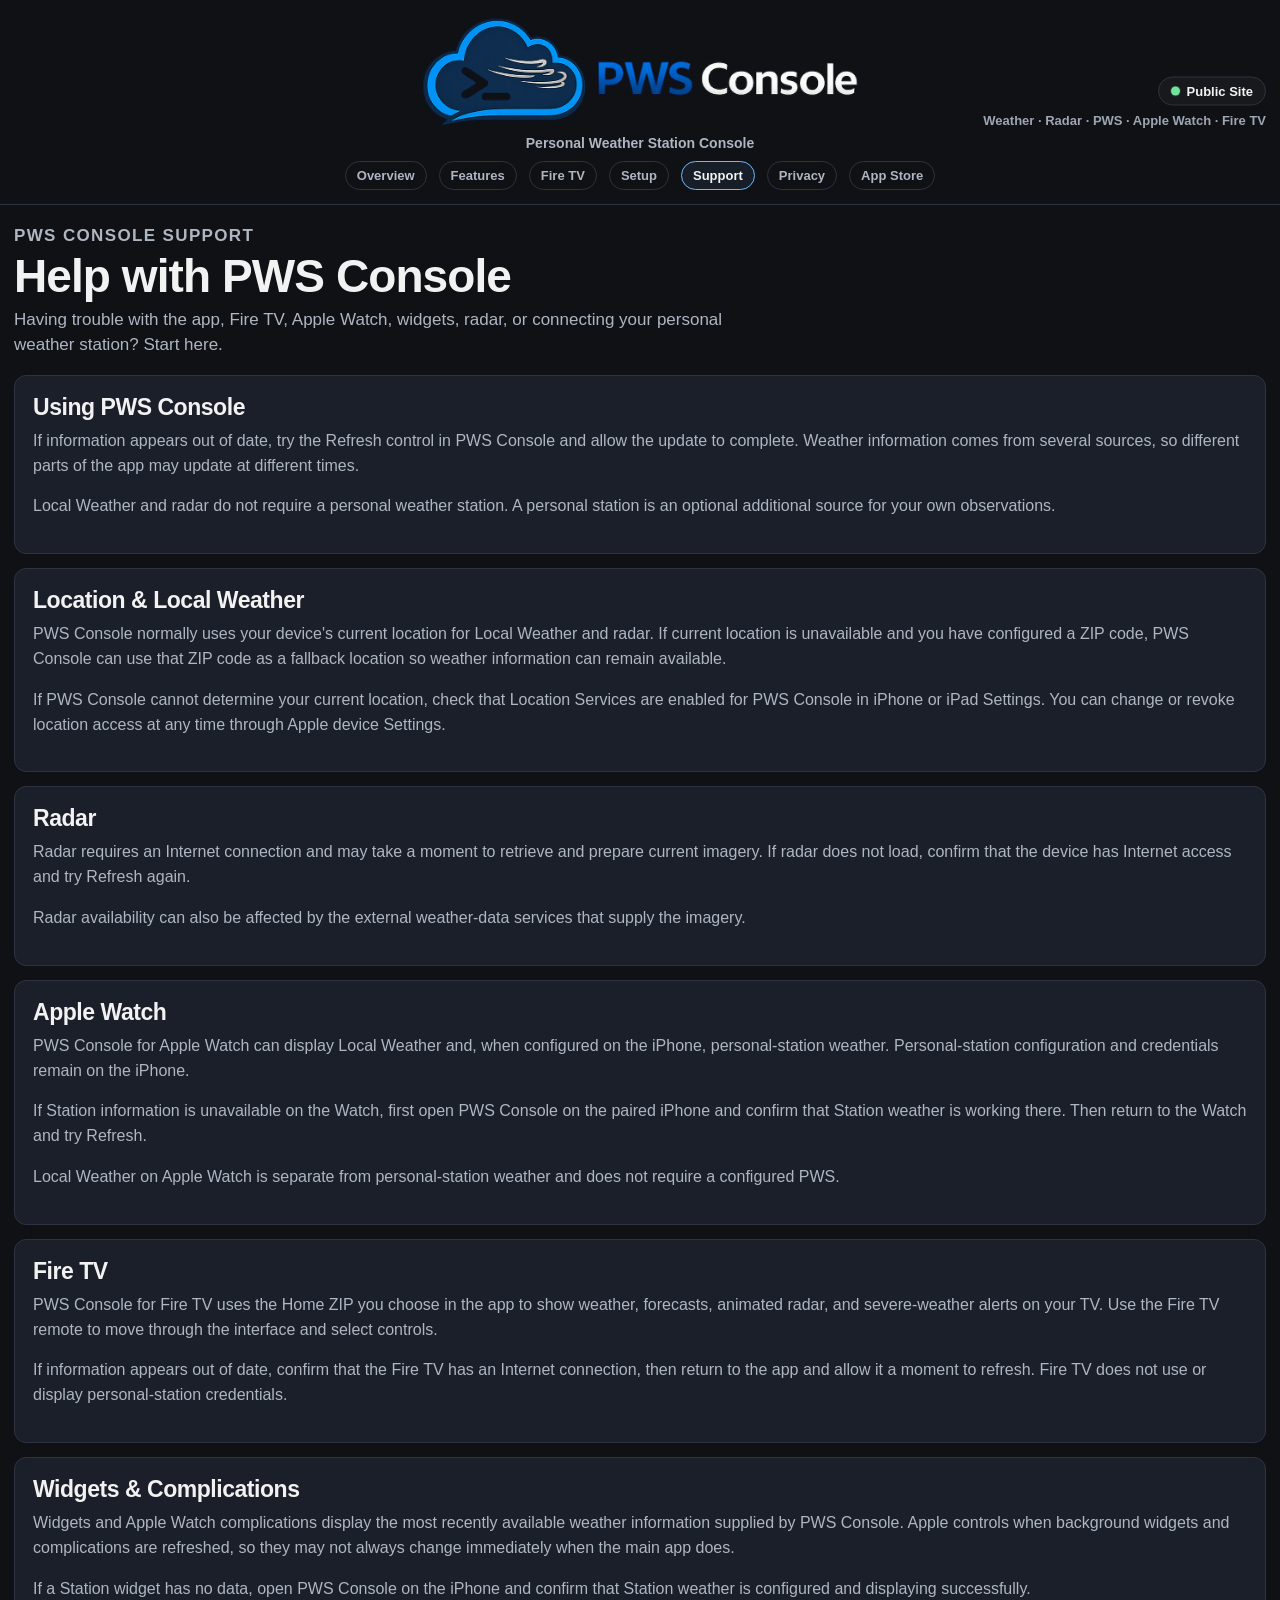
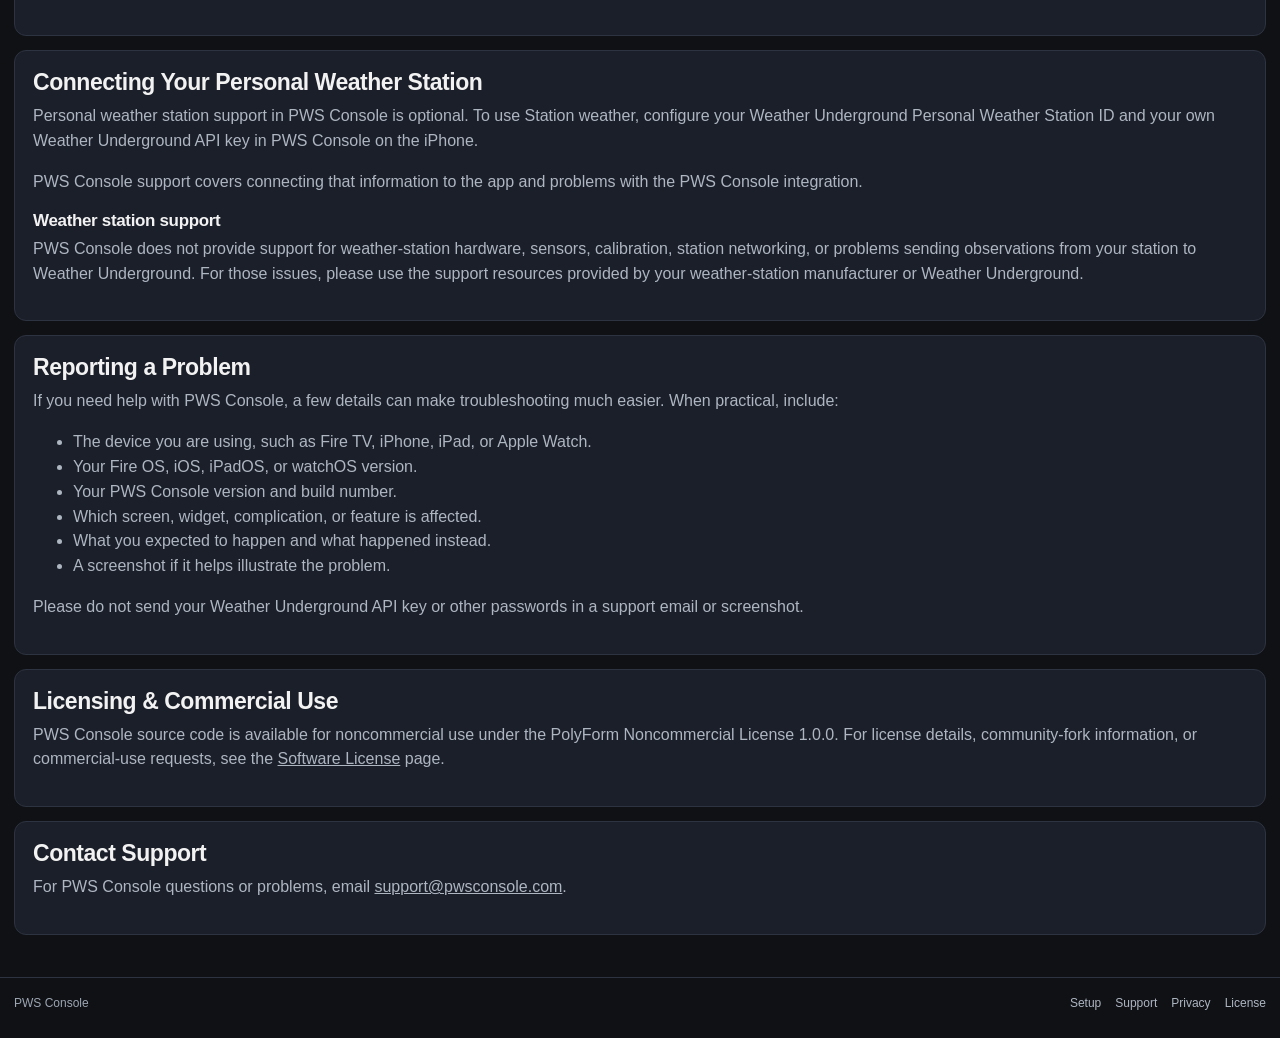
<file: support/index.html>
<!doctype html>
<html lang="en">
<head>
  <meta charset="utf-8">
  <meta name="viewport" content="width=device-width,initial-scale=1">
  <meta name="theme-color" content="#0f1115">
  <meta name="description" content="Help and support for PWS Console on iPhone, iPad, Apple Watch, Fire TV, widgets, and complications.">
  <title>Support | PWS Console</title>
  <link rel="stylesheet" href="/assets/css/site.css">
</head>
<body>
  <div class="pws-shell">
    <header class="pws-header">
      <div class="pws-header-inner">
        <div class="pws-header-brand">
          <div class="pws-brand-lockup">
            <a class="pws-logo-link" href="/" aria-label="PWS Console home">
              <img class="pws-logo" src="/assets/images/PWSConsole-Logo-512.png" alt="PWS Console">
            </a>
          </div>
          <div class="pws-brand-subtitle">Personal Weather Station Console</div>
          <nav class="pws-tabs" aria-label="Primary">
            <a class="pws-tab" href="/">Overview</a>
            <a class="pws-tab" href="/features/">Features</a>
            <a class="pws-tab" href="/fire-tv/">Fire TV</a>
            <a class="pws-tab" href="/setup/">Setup</a>
            <a class="pws-tab" href="/support/" aria-current="page">Support</a>
            <a class="pws-tab" href="/privacy/">Privacy</a>
            <a class="pws-tab" href="https://apps.apple.com/us/app/pws-console/id6808379047">App Store</a>
          </nav>
        </div>
        <div class="pws-header-status">
          <div class="pws-status-row">
            <div class="pws-status-pill">
              <span class="pws-status-dot" aria-hidden="true"></span>
              Public Site
            </div>
          </div>
          <div class="pws-context">Weather · Radar · PWS · Apple Watch · Fire TV</div>
        </div>
      </div>
    </header>

    <main class="pws-main">
      <section class="page-title">
        <p class="eyebrow">PWS Console Support</p>
        <h1>Help with PWS Console</h1>
        <p>Having trouble with the app, Fire TV, Apple Watch, widgets, radar, or connecting your personal weather station? Start here.</p>
      </section>

      <section class="stack">
        <article class="pws-card">
          <h2>Using PWS Console</h2>
          <p class="body-copy">If information appears out of date, try the Refresh control in PWS Console and allow the update to complete. Weather information comes from several sources, so different parts of the app may update at different times.</p>
          <p class="body-copy">Local Weather and radar do not require a personal weather station. A personal station is an optional additional source for your own observations.</p>
        </article>

        <article class="pws-card">
          <h2>Location &amp; Local Weather</h2>
          <p class="body-copy">PWS Console normally uses your device's current location for Local Weather and radar. If current location is unavailable and you have configured a ZIP code, PWS Console can use that ZIP code as a fallback location so weather information can remain available.</p>
          <p class="body-copy">If PWS Console cannot determine your current location, check that Location Services are enabled for PWS Console in iPhone or iPad Settings. You can change or revoke location access at any time through Apple device Settings.</p>
        </article>

        <article class="pws-card">
          <h2>Radar</h2>
          <p class="body-copy">Radar requires an Internet connection and may take a moment to retrieve and prepare current imagery. If radar does not load, confirm that the device has Internet access and try Refresh again.</p>
          <p class="body-copy">Radar availability can also be affected by the external weather-data services that supply the imagery.</p>
        </article>

        <article class="pws-card">
          <h2>Apple Watch</h2>
          <p class="body-copy">PWS Console for Apple Watch can display Local Weather and, when configured on the iPhone, personal-station weather. Personal-station configuration and credentials remain on the iPhone.</p>
          <p class="body-copy">If Station information is unavailable on the Watch, first open PWS Console on the paired iPhone and confirm that Station weather is working there. Then return to the Watch and try Refresh.</p>
          <p class="body-copy">Local Weather on Apple Watch is separate from personal-station weather and does not require a configured PWS.</p>
        </article>

        <article class="pws-card">
          <h2>Fire TV</h2>
          <p class="body-copy">PWS Console for Fire TV uses the Home ZIP you choose in the app to show weather, forecasts, animated radar, and severe-weather alerts on your TV. Use the Fire TV remote to move through the interface and select controls.</p>
          <p class="body-copy">If information appears out of date, confirm that the Fire TV has an Internet connection, then return to the app and allow it a moment to refresh. Fire TV does not use or display personal-station credentials.</p>
        </article>

        <article class="pws-card">
          <h2>Widgets &amp; Complications</h2>
          <p class="body-copy">Widgets and Apple Watch complications display the most recently available weather information supplied by PWS Console. Apple controls when background widgets and complications are refreshed, so they may not always change immediately when the main app does.</p>
          <p class="body-copy">If a Station widget has no data, open PWS Console on the iPhone and confirm that Station weather is configured and displaying successfully.</p>
        </article>

        <article class="pws-card">
          <h2>Connecting Your Personal Weather Station</h2>
          <p class="body-copy">Personal weather station support in PWS Console is optional. To use Station weather, configure your Weather Underground Personal Weather Station ID and your own Weather Underground API key in PWS Console on the iPhone.</p>
          <p class="body-copy">PWS Console support covers connecting that information to the app and problems with the PWS Console integration.</p>

          <h3>Weather station support</h3>
          <p class="body-copy">PWS Console does not provide support for weather-station hardware, sensors, calibration, station networking, or problems sending observations from your station to Weather Underground. For those issues, please use the support resources provided by your weather-station manufacturer or Weather Underground.</p>
        </article>

        <article class="pws-card">
          <h2>Reporting a Problem</h2>
          <p class="body-copy">If you need help with PWS Console, a few details can make troubleshooting much easier. When practical, include:</p>
          <ul class="body-copy">
            <li>The device you are using, such as Fire TV, iPhone, iPad, or Apple Watch.</li>
            <li>Your Fire OS, iOS, iPadOS, or watchOS version.</li>
            <li>Your PWS Console version and build number.</li>
            <li>Which screen, widget, complication, or feature is affected.</li>
            <li>What you expected to happen and what happened instead.</li>
            <li>A screenshot if it helps illustrate the problem.</li>
          </ul>
          <p class="body-copy">Please do not send your Weather Underground API key or other passwords in a support email or screenshot.</p>
        </article>

        <article class="pws-card">
          <h2>Licensing &amp; Commercial Use</h2>
          <p class="body-copy">PWS Console source code is available for noncommercial use under the PolyForm Noncommercial License 1.0.0. For license details, community-fork information, or commercial-use requests, see the <a href="/licensing/">Software License</a> page.</p>
        </article>

        <article class="pws-card">
          <h2>Contact Support</h2>
          <p class="body-copy">For PWS Console questions or problems, email <a href="mailto:support@pwsconsole.com">support@pwsconsole.com</a>.</p>
        </article>
      </section>
    </main>

    <footer class="pws-footer">
      <div class="pws-footer-inner">
        <div>PWS Console</div>
        <div class="pws-footer-links">
          <a href="/setup/">Setup</a>
          <a href="/support/">Support</a>
          <a href="/privacy/">Privacy</a>
          <a href="/licensing/">License</a>
        </div>
      </div>
    </footer>
  </div>
</body>
</html>
</file>
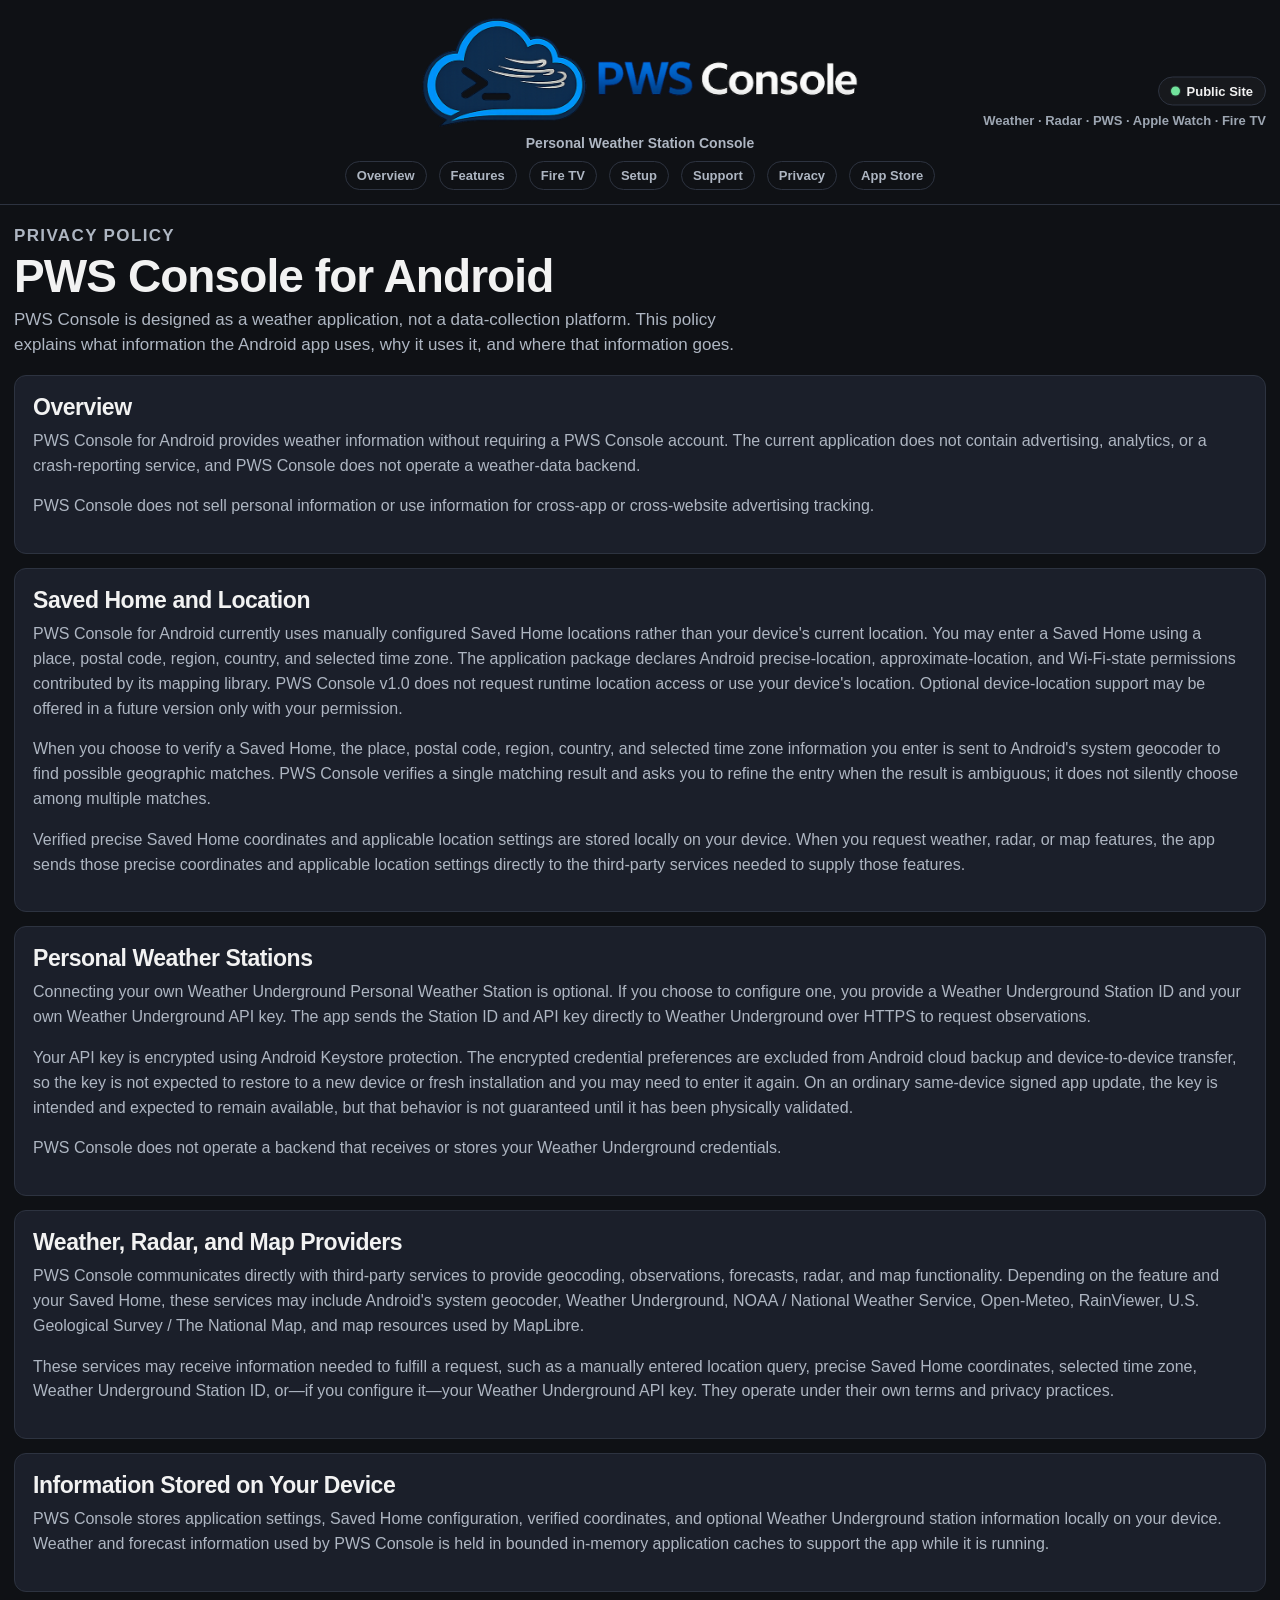
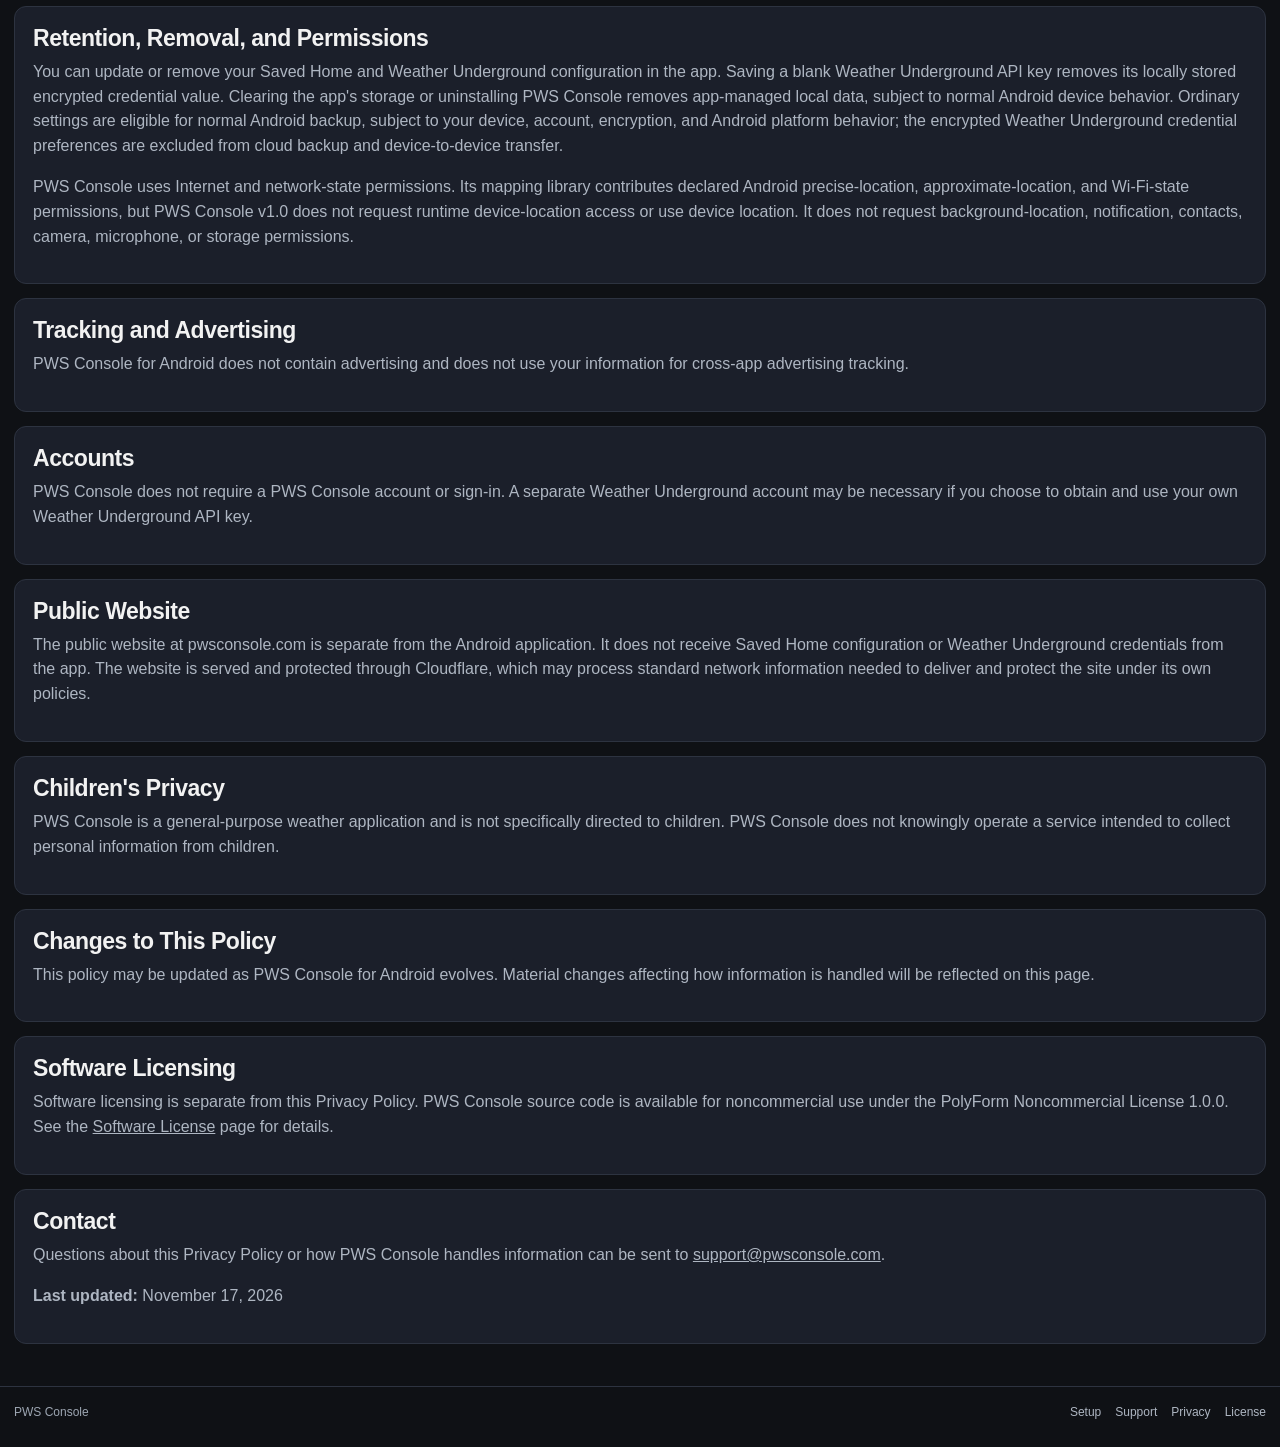
<file: privacy/android/index.html>
<!doctype html>
<html lang="en">
<head>
  <meta charset="utf-8">
  <meta name="viewport" content="width=device-width,initial-scale=1">
  <meta name="theme-color" content="#0f1115">
  <meta name="description" content="Privacy Policy for PWS Console for Android.">
  <title>PWS Console for Android — Privacy Policy</title>
  <link rel="stylesheet" href="/assets/css/site.css">
</head>
<body>
  <div class="pws-shell">
    <header class="pws-header"><div class="pws-header-inner"><div class="pws-header-brand"><div class="pws-brand-lockup"><a class="pws-logo-link" href="/" aria-label="PWS Console home"><img class="pws-logo" src="/assets/images/PWSConsole-Logo-512.png" alt="PWS Console"></a></div><div class="pws-brand-subtitle">Personal Weather Station Console</div><nav class="pws-tabs" aria-label="Primary"><a class="pws-tab" href="/">Overview</a> <a class="pws-tab" href="/features/">Features</a> <a class="pws-tab" href="/fire-tv/">Fire TV</a> <a class="pws-tab" href="/setup/">Setup</a> <a class="pws-tab" href="/support/">Support</a> <a class="pws-tab" href="/privacy/">Privacy</a> <a class="pws-tab" href="https://apps.apple.com/us/app/pws-console/id6808379047">App Store</a></nav></div><div class="pws-header-status"><div class="pws-status-row"><div class="pws-status-pill"><span class="pws-status-dot" aria-hidden="true"></span>Public Site</div></div><div class="pws-context">Weather · Radar · PWS · Apple Watch · Fire TV</div></div></div></header>
    <main class="pws-main">
      <section class="page-title">
        <p class="eyebrow">Privacy Policy</p>
        <h1>PWS Console for Android</h1>
        <p>PWS Console is designed as a weather application, not a data-collection platform. This policy explains what information the Android app uses, why it uses it, and where that information goes.</p>
      </section>
      <section class="stack">
        <article class="pws-card"><h2>Overview</h2><p class="body-copy">PWS Console for Android provides weather information without requiring a PWS Console account. The current application does not contain advertising, analytics, or a crash-reporting service, and PWS Console does not operate a weather-data backend.</p><p class="body-copy">PWS Console does not sell personal information or use information for cross-app or cross-website advertising tracking.</p></article>
        <article class="pws-card"><h2>Saved Home and Location</h2><p class="body-copy">PWS Console for Android currently uses manually configured Saved Home locations rather than your device's current location. You may enter a Saved Home using a place, postal code, region, country, and selected time zone. The application package declares Android precise-location, approximate-location, and Wi-Fi-state permissions contributed by its mapping library. PWS Console v1.0 does not request runtime location access or use your device's location. Optional device-location support may be offered in a future version only with your permission.</p><p class="body-copy">When you choose to verify a Saved Home, the place, postal code, region, country, and selected time zone information you enter is sent to Android's system geocoder to find possible geographic matches. PWS Console verifies a single matching result and asks you to refine the entry when the result is ambiguous; it does not silently choose among multiple matches.</p><p class="body-copy">Verified precise Saved Home coordinates and applicable location settings are stored locally on your device. When you request weather, radar, or map features, the app sends those precise coordinates and applicable location settings directly to the third-party services needed to supply those features.</p></article>
        <article class="pws-card"><h2>Personal Weather Stations</h2><p class="body-copy">Connecting your own Weather Underground Personal Weather Station is optional. If you choose to configure one, you provide a Weather Underground Station ID and your own Weather Underground API key. The app sends the Station ID and API key directly to Weather Underground over HTTPS to request observations.</p><p class="body-copy">Your API key is encrypted using Android Keystore protection. The encrypted credential preferences are excluded from Android cloud backup and device-to-device transfer, so the key is not expected to restore to a new device or fresh installation and you may need to enter it again. On an ordinary same-device signed app update, the key is intended and expected to remain available, but that behavior is not guaranteed until it has been physically validated.</p><p class="body-copy">PWS Console does not operate a backend that receives or stores your Weather Underground credentials.</p></article>
        <article class="pws-card"><h2>Weather, Radar, and Map Providers</h2><p class="body-copy">PWS Console communicates directly with third-party services to provide geocoding, observations, forecasts, radar, and map functionality. Depending on the feature and your Saved Home, these services may include Android's system geocoder, Weather Underground, NOAA / National Weather Service, Open-Meteo, RainViewer, U.S. Geological Survey / The National Map, and map resources used by MapLibre.</p><p class="body-copy">These services may receive information needed to fulfill a request, such as a manually entered location query, precise Saved Home coordinates, selected time zone, Weather Underground Station ID, or—if you configure it—your Weather Underground API key. They operate under their own terms and privacy practices.</p></article>
        <article class="pws-card"><h2>Information Stored on Your Device</h2><p class="body-copy">PWS Console stores application settings, Saved Home configuration, verified coordinates, and optional Weather Underground station information locally on your device. Weather and forecast information used by PWS Console is held in bounded in-memory application caches to support the app while it is running.</p></article>
        <article class="pws-card"><h2>Retention, Removal, and Permissions</h2><p class="body-copy">You can update or remove your Saved Home and Weather Underground configuration in the app. Saving a blank Weather Underground API key removes its locally stored encrypted credential value. Clearing the app's storage or uninstalling PWS Console removes app-managed local data, subject to normal Android device behavior. Ordinary settings are eligible for normal Android backup, subject to your device, account, encryption, and Android platform behavior; the encrypted Weather Underground credential preferences are excluded from cloud backup and device-to-device transfer.</p><p class="body-copy">PWS Console uses Internet and network-state permissions. Its mapping library contributes declared Android precise-location, approximate-location, and Wi-Fi-state permissions, but PWS Console v1.0 does not request runtime device-location access or use device location. It does not request background-location, notification, contacts, camera, microphone, or storage permissions.</p></article>
        <article class="pws-card"><h2>Tracking and Advertising</h2><p class="body-copy">PWS Console for Android does not contain advertising and does not use your information for cross-app advertising tracking.</p></article>
        <article class="pws-card"><h2>Accounts</h2><p class="body-copy">PWS Console does not require a PWS Console account or sign-in. A separate Weather Underground account may be necessary if you choose to obtain and use your own Weather Underground API key.</p></article>
        <article class="pws-card"><h2>Public Website</h2><p class="body-copy">The public website at pwsconsole.com is separate from the Android application. It does not receive Saved Home configuration or Weather Underground credentials from the app. The website is served and protected through Cloudflare, which may process standard network information needed to deliver and protect the site under its own policies.</p></article>
        <article class="pws-card"><h2>Children's Privacy</h2><p class="body-copy">PWS Console is a general-purpose weather application and is not specifically directed to children. PWS Console does not knowingly operate a service intended to collect personal information from children.</p></article>
        <article class="pws-card"><h2>Changes to This Policy</h2><p class="body-copy">This policy may be updated as PWS Console for Android evolves. Material changes affecting how information is handled will be reflected on this page.</p></article>
        <article class="pws-card"><h2>Software Licensing</h2><p class="body-copy">Software licensing is separate from this Privacy Policy. PWS Console source code is available for noncommercial use under the PolyForm Noncommercial License 1.0.0. See the <a href="/licensing/">Software License</a> page for details.</p></article>
        <article class="pws-card"><h2>Contact</h2><p class="body-copy">Questions about this Privacy Policy or how PWS Console handles information can be sent to <a href="mailto:support@pwsconsole.com">support@pwsconsole.com</a>.</p><p class="body-copy"><strong>Last updated:</strong> November 17, 2026</p></article>
      </section>
    </main>
    <footer class="pws-footer"><div class="pws-footer-inner"><div>PWS Console</div><div class="pws-footer-links"><a href="/setup/">Setup</a><a href="/support/">Support</a><a href="/privacy/">Privacy</a><a href="/licensing/">License</a></div></div></footer>
  </div>
</body>
</html>
</file>
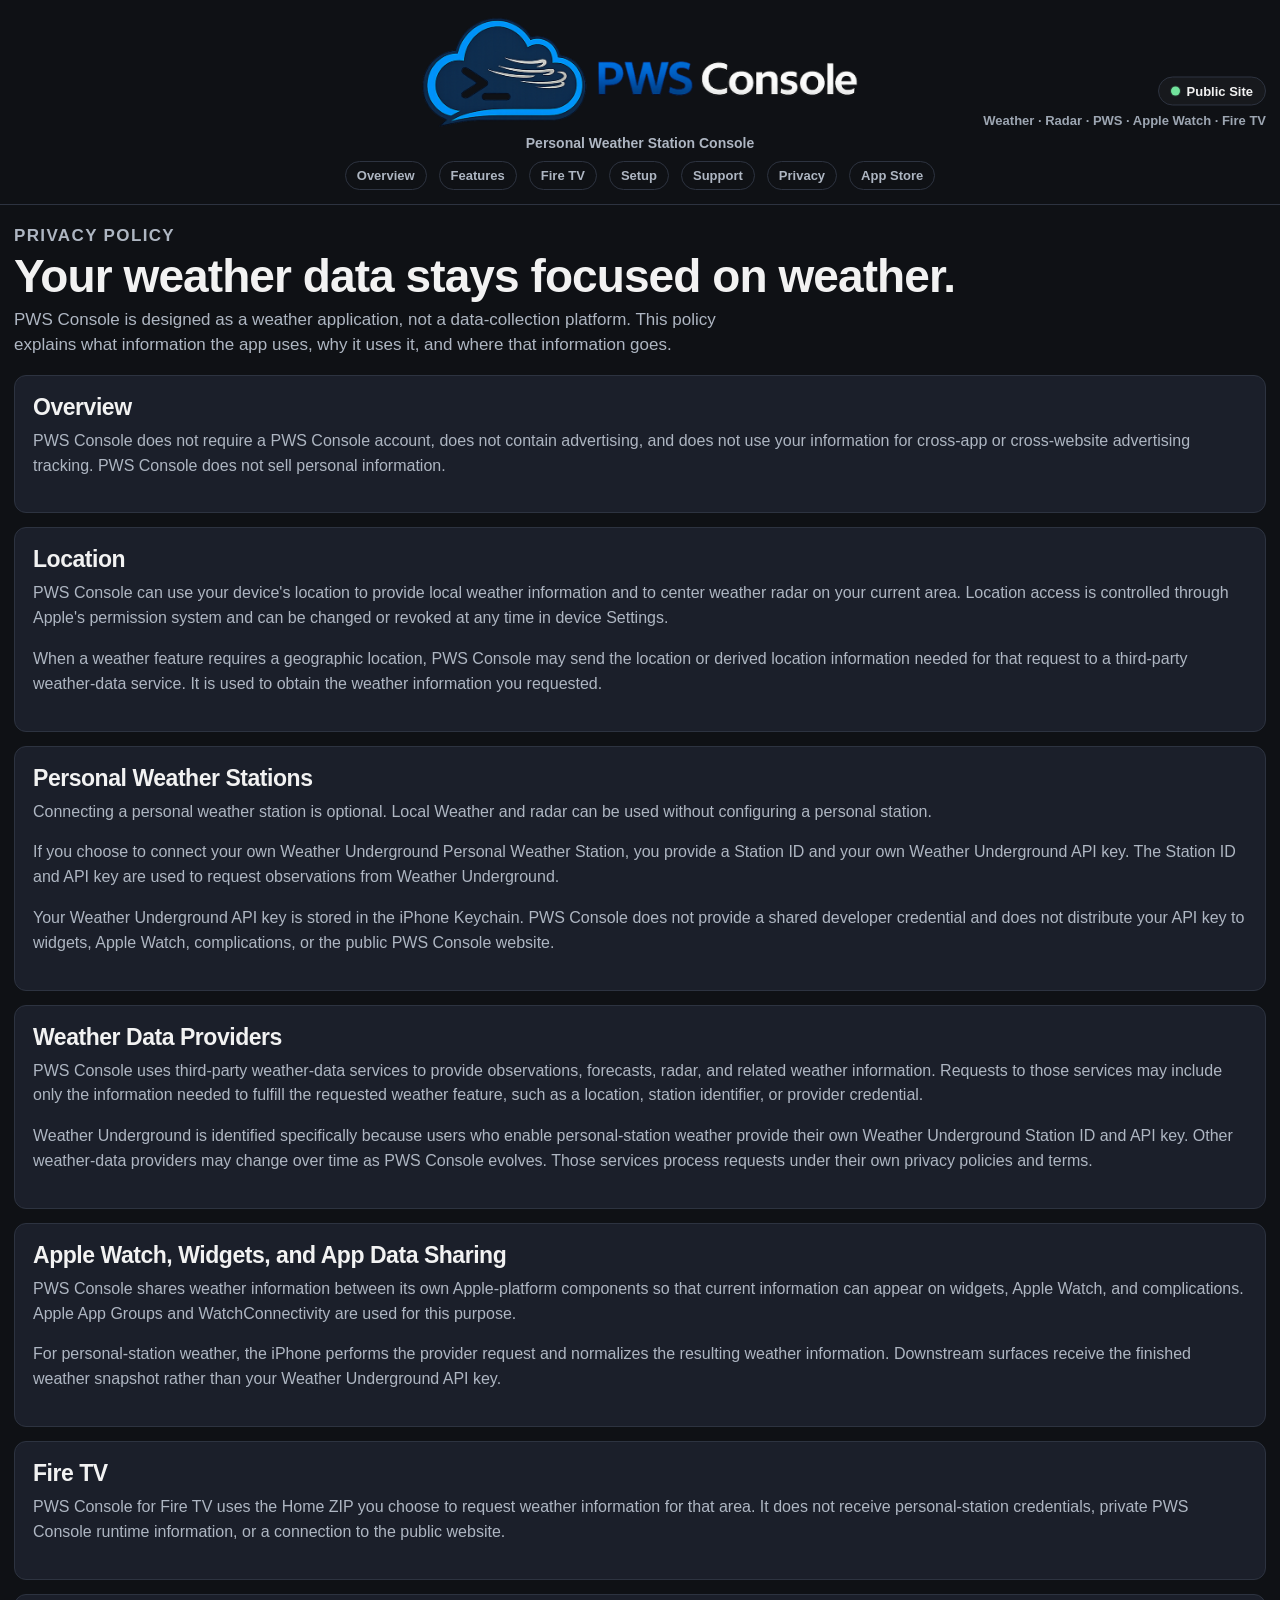
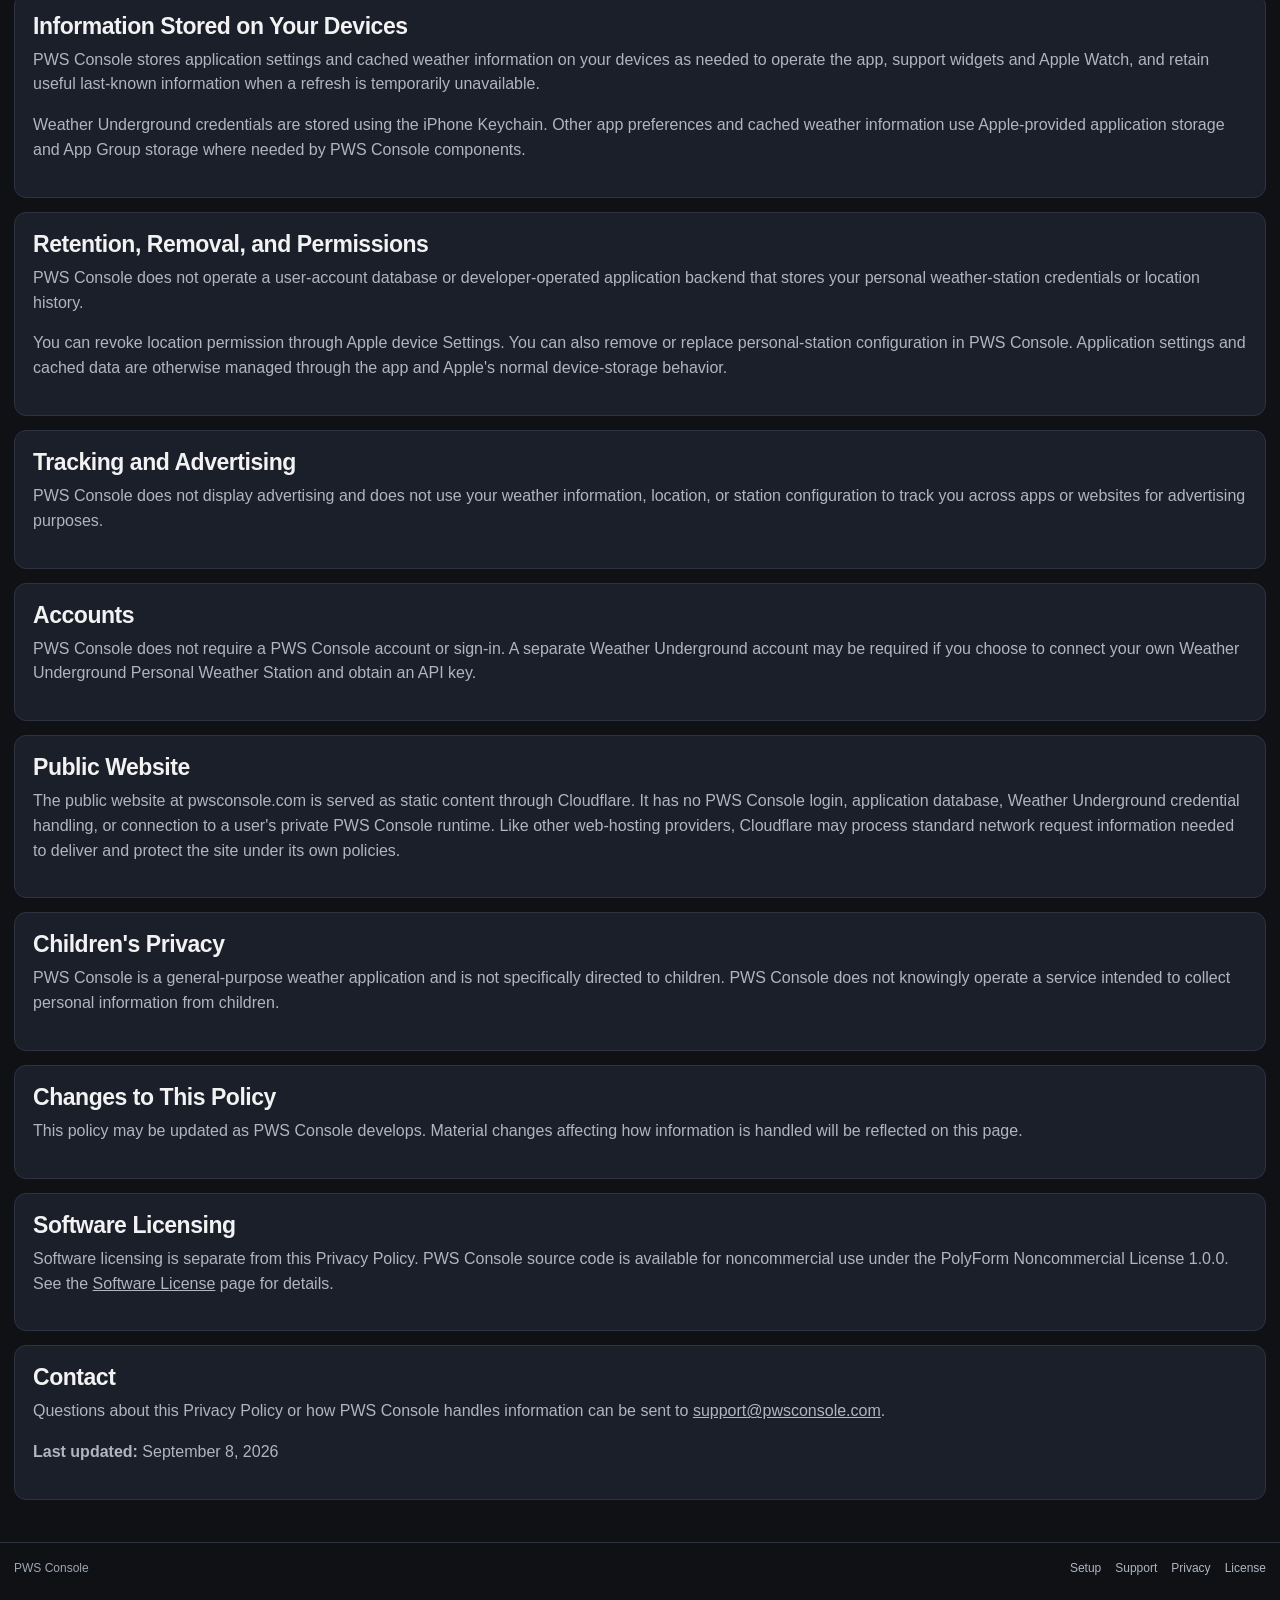
<file: privacy/apple/index.html>
<!doctype html>
<html lang="en"><head><meta charset="utf-8"><meta name="viewport" content="width=device-width,initial-scale=1"><meta name="theme-color" content="#0f1115"><meta name="description" content="Privacy Policy for PWS Console on Apple devices."><title>Apple Devices Privacy Policy | PWS Console</title><link rel="stylesheet" href="/assets/css/site.css"></head>
<body><div class="pws-shell"><header class="pws-header"><div class="pws-header-inner"><div class="pws-header-brand"><div class="pws-brand-lockup"><a class="pws-logo-link" href="/" aria-label="PWS Console home"><img class="pws-logo" src="/assets/images/PWSConsole-Logo-512.png" alt="PWS Console"></a></div><div class="pws-brand-subtitle">Personal Weather Station Console</div><nav class="pws-tabs" aria-label="Primary"><a class="pws-tab" href="/">Overview</a> <a class="pws-tab" href="/features/">Features</a> <a class="pws-tab" href="/fire-tv/">Fire TV</a> <a class="pws-tab" href="/setup/">Setup</a> <a class="pws-tab" href="/support/">Support</a> <a class="pws-tab" href="/privacy/">Privacy</a> <a class="pws-tab" href="https://apps.apple.com/us/app/pws-console/id6808379047">App Store</a></nav></div><div class="pws-header-status"><div class="pws-status-row"><div class="pws-status-pill"><span class="pws-status-dot" aria-hidden="true"></span>Public Site</div></div><div class="pws-context">Weather · Radar · PWS · Apple Watch · Fire TV</div></div></div></header><main class="pws-main"><section class="page-title"><p class="eyebrow">Privacy Policy</p><h1>Your weather data stays focused on weather.</h1><p>PWS Console is designed as a weather application, not a data-collection platform. This policy explains what information the app uses, why it uses it, and where that information goes.</p></section><section class="stack">
<article class="pws-card"><h2>Overview</h2><p class="body-copy">PWS Console does not require a PWS Console account, does not contain advertising, and does not use your information for cross-app or cross-website advertising tracking. PWS Console does not sell personal information.</p></article>
<article class="pws-card"><h2>Location</h2><p class="body-copy">PWS Console can use your device's location to provide local weather information and to center weather radar on your current area. Location access is controlled through Apple's permission system and can be changed or revoked at any time in device Settings.</p><p class="body-copy">When a weather feature requires a geographic location, PWS Console may send the location or derived location information needed for that request to a third-party weather-data service. It is used to obtain the weather information you requested.</p></article>
<article class="pws-card"><h2>Personal Weather Stations</h2><p class="body-copy">Connecting a personal weather station is optional. Local Weather and radar can be used without configuring a personal station.</p><p class="body-copy">If you choose to connect your own Weather Underground Personal Weather Station, you provide a Station ID and your own Weather Underground API key. The Station ID and API key are used to request observations from Weather Underground.</p><p class="body-copy">Your Weather Underground API key is stored in the iPhone Keychain. PWS Console does not provide a shared developer credential and does not distribute your API key to widgets, Apple Watch, complications, or the public PWS Console website.</p></article>
<article class="pws-card"><h2>Weather Data Providers</h2><p class="body-copy">PWS Console uses third-party weather-data services to provide observations, forecasts, radar, and related weather information. Requests to those services may include only the information needed to fulfill the requested weather feature, such as a location, station identifier, or provider credential.</p><p class="body-copy">Weather Underground is identified specifically because users who enable personal-station weather provide their own Weather Underground Station ID and API key. Other weather-data providers may change over time as PWS Console evolves. Those services process requests under their own privacy policies and terms.</p></article>
<article class="pws-card"><h2>Apple Watch, Widgets, and App Data Sharing</h2><p class="body-copy">PWS Console shares weather information between its own Apple-platform components so that current information can appear on widgets, Apple Watch, and complications. Apple App Groups and WatchConnectivity are used for this purpose.</p><p class="body-copy">For personal-station weather, the iPhone performs the provider request and normalizes the resulting weather information. Downstream surfaces receive the finished weather snapshot rather than your Weather Underground API key.</p></article>
<article class="pws-card"><h2>Fire TV</h2><p class="body-copy">PWS Console for Fire TV uses the Home ZIP you choose to request weather information for that area. It does not receive personal-station credentials, private PWS Console runtime information, or a connection to the public website.</p></article>
<article class="pws-card"><h2>Information Stored on Your Devices</h2><p class="body-copy">PWS Console stores application settings and cached weather information on your devices as needed to operate the app, support widgets and Apple Watch, and retain useful last-known information when a refresh is temporarily unavailable.</p><p class="body-copy">Weather Underground credentials are stored using the iPhone Keychain. Other app preferences and cached weather information use Apple-provided application storage and App Group storage where needed by PWS Console components.</p></article>
<article class="pws-card"><h2>Retention, Removal, and Permissions</h2><p class="body-copy">PWS Console does not operate a user-account database or developer-operated application backend that stores your personal weather-station credentials or location history.</p><p class="body-copy">You can revoke location permission through Apple device Settings. You can also remove or replace personal-station configuration in PWS Console. Application settings and cached data are otherwise managed through the app and Apple's normal device-storage behavior.</p></article>
<article class="pws-card"><h2>Tracking and Advertising</h2><p class="body-copy">PWS Console does not display advertising and does not use your weather information, location, or station configuration to track you across apps or websites for advertising purposes.</p></article>
<article class="pws-card"><h2>Accounts</h2><p class="body-copy">PWS Console does not require a PWS Console account or sign-in. A separate Weather Underground account may be required if you choose to connect your own Weather Underground Personal Weather Station and obtain an API key.</p></article>
<article class="pws-card"><h2>Public Website</h2><p class="body-copy">The public website at pwsconsole.com is served as static content through Cloudflare. It has no PWS Console login, application database, Weather Underground credential handling, or connection to a user's private PWS Console runtime. Like other web-hosting providers, Cloudflare may process standard network request information needed to deliver and protect the site under its own policies.</p></article>
<article class="pws-card"><h2>Children's Privacy</h2><p class="body-copy">PWS Console is a general-purpose weather application and is not specifically directed to children. PWS Console does not knowingly operate a service intended to collect personal information from children.</p></article>
<article class="pws-card"><h2>Changes to This Policy</h2><p class="body-copy">This policy may be updated as PWS Console develops. Material changes affecting how information is handled will be reflected on this page.</p></article>
<article class="pws-card"><h2>Software Licensing</h2><p class="body-copy">Software licensing is separate from this Privacy Policy. PWS Console source code is available for noncommercial use under the PolyForm Noncommercial License 1.0.0. See the <a href="/licensing/">Software License</a> page for details.</p></article>
<article class="pws-card"><h2>Contact</h2><p class="body-copy">Questions about this Privacy Policy or how PWS Console handles information can be sent to <a href="mailto:support@pwsconsole.com">support@pwsconsole.com</a>.</p><p class="body-copy"><strong>Last updated:</strong> September 8, 2026</p></article>
</section></main><footer class="pws-footer"><div class="pws-footer-inner"><div>PWS Console</div><div class="pws-footer-links"><a href="/setup/">Setup</a><a href="/support/">Support</a><a href="/privacy/">Privacy</a><a href="/licensing/">License</a></div></div></footer></div></body></html>
</file>
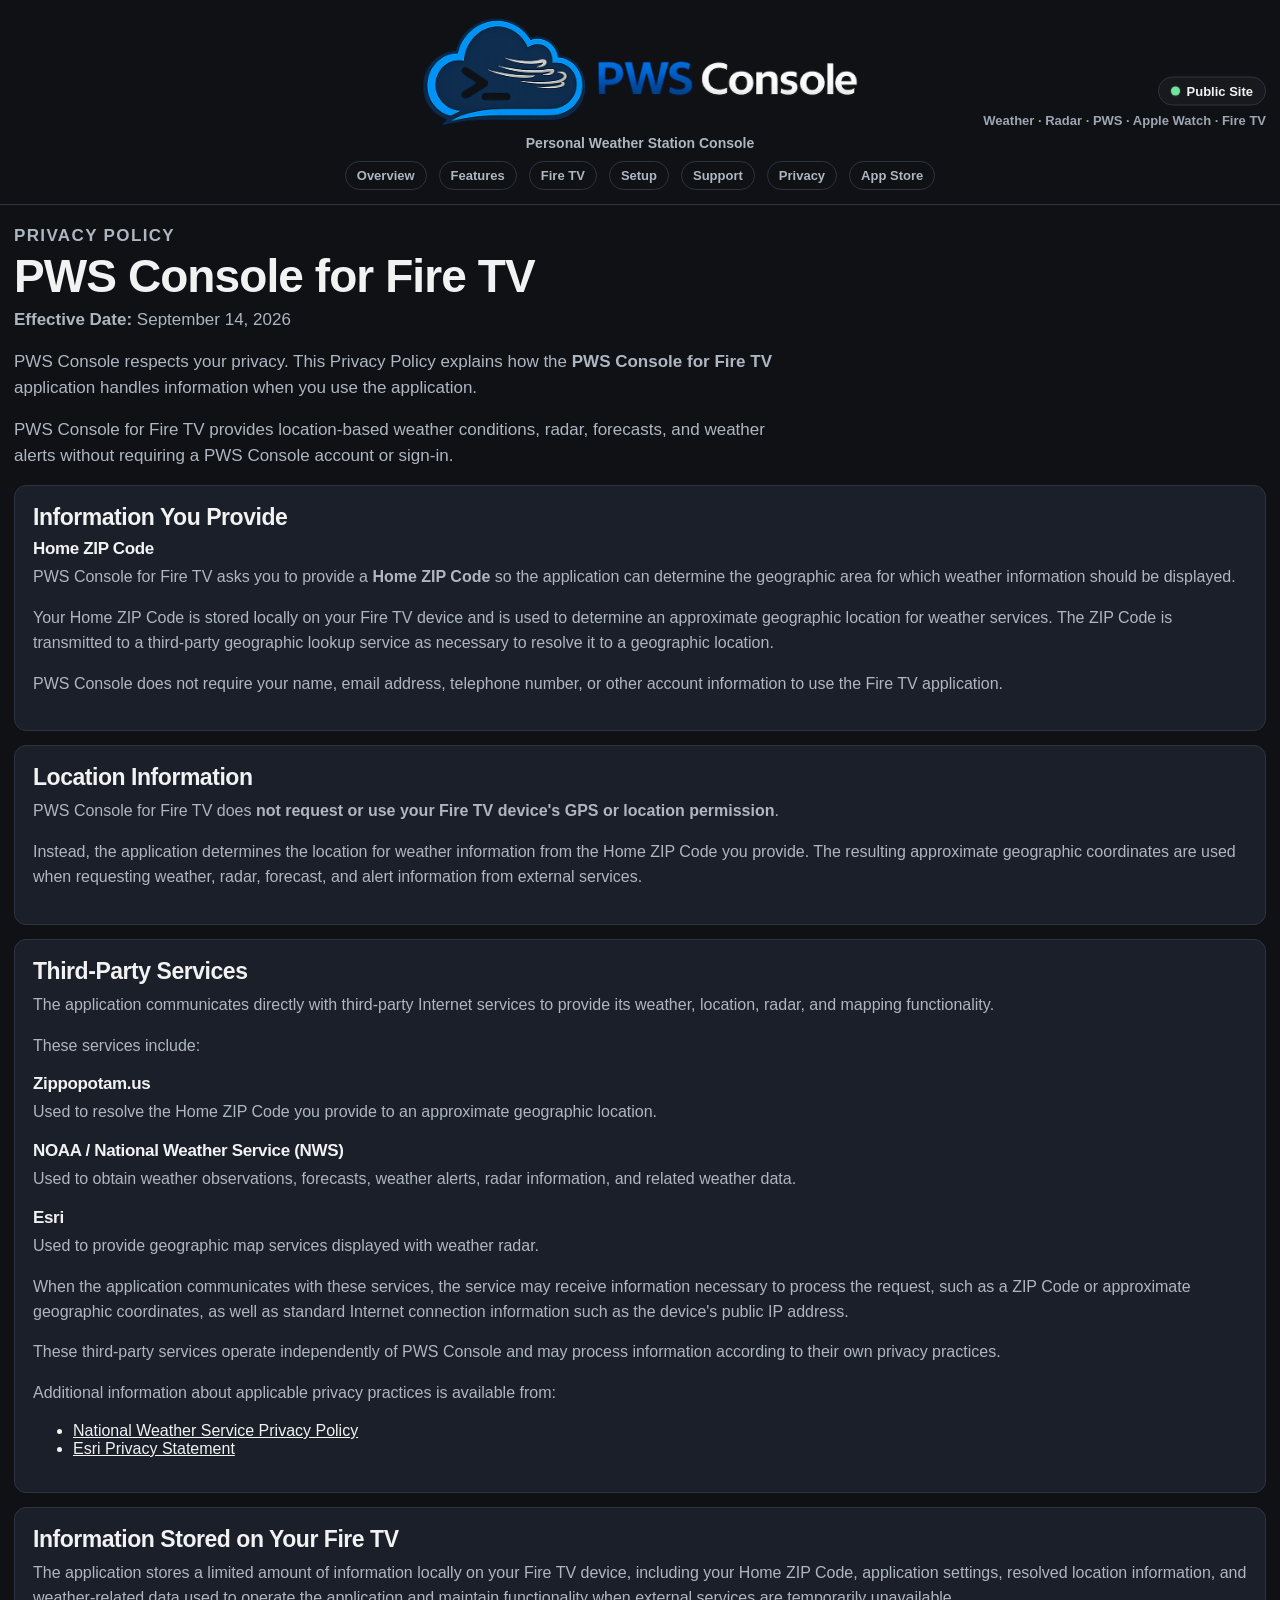
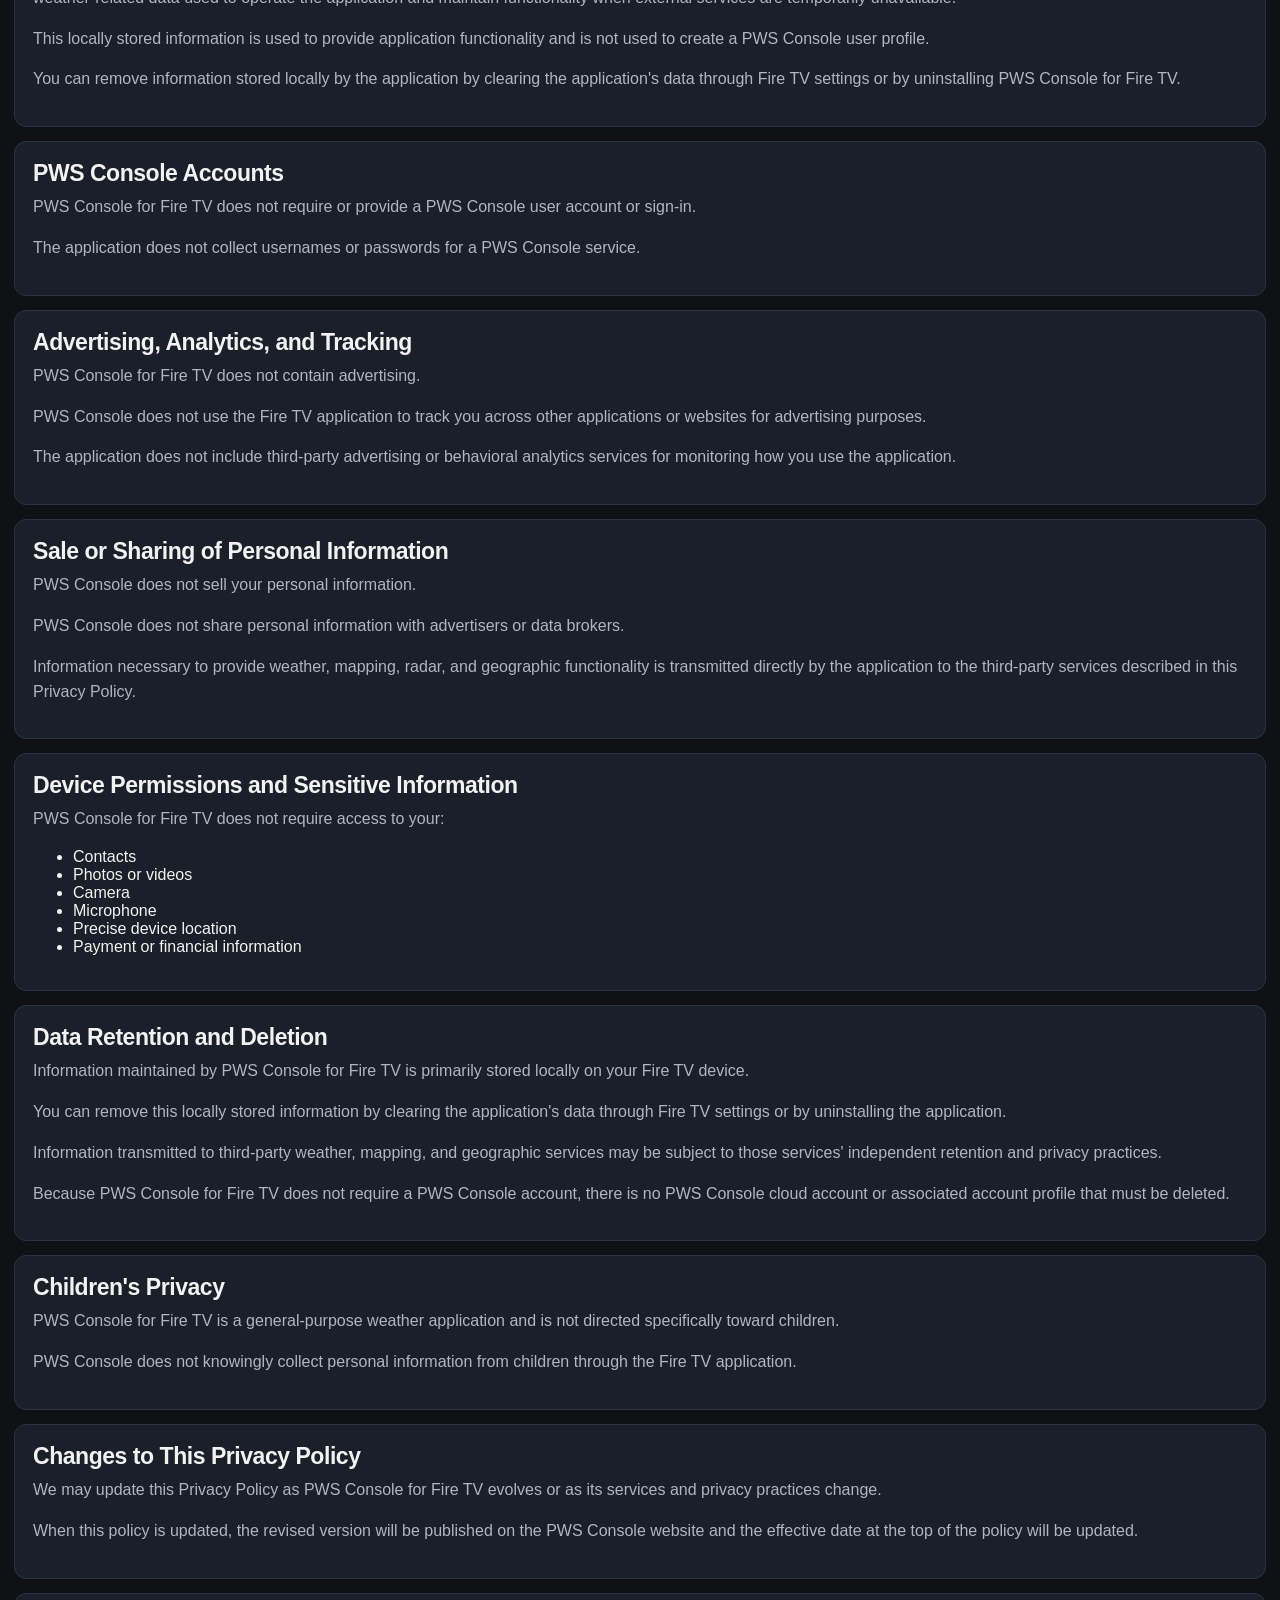
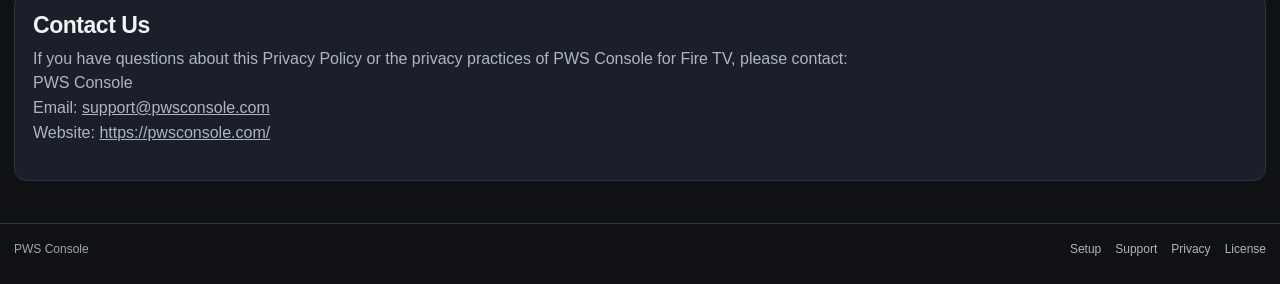
<file: privacy/fire-tv/index.html>
<!doctype html>
<html lang="en"><head><meta charset="utf-8"><meta name="viewport" content="width=device-width,initial-scale=1"><meta name="theme-color" content="#0f1115"><meta name="description" content="Privacy Policy for PWS Console for Fire TV."><title>Fire TV Privacy Policy | PWS Console</title><link rel="stylesheet" href="/assets/css/site.css"></head>
<body><div class="pws-shell"><header class="pws-header"><div class="pws-header-inner"><div class="pws-header-brand"><div class="pws-brand-lockup"><a class="pws-logo-link" href="/" aria-label="PWS Console home"><img class="pws-logo" src="/assets/images/PWSConsole-Logo-512.png" alt="PWS Console"></a></div><div class="pws-brand-subtitle">Personal Weather Station Console</div><nav class="pws-tabs" aria-label="Primary"><a class="pws-tab" href="/">Overview</a> <a class="pws-tab" href="/features/">Features</a> <a class="pws-tab" href="/fire-tv/">Fire TV</a> <a class="pws-tab" href="/setup/">Setup</a> <a class="pws-tab" href="/support/">Support</a> <a class="pws-tab" href="/privacy/">Privacy</a> <a class="pws-tab" href="https://apps.apple.com/us/app/pws-console/id6808379047">App Store</a></nav></div><div class="pws-header-status"><div class="pws-status-row"><div class="pws-status-pill"><span class="pws-status-dot" aria-hidden="true"></span>Public Site</div></div><div class="pws-context">Weather · Radar · PWS · Apple Watch · Fire TV</div></div></div></header>
<main class="pws-main"><section class="page-title"><p class="eyebrow">Privacy Policy</p><h1>PWS Console for Fire TV</h1><p><strong>Effective Date:</strong> September 14, 2026</p><p>PWS Console respects your privacy. This Privacy Policy explains how the <strong>PWS Console for Fire TV</strong> application handles information when you use the application.</p><p>PWS Console for Fire TV provides location-based weather conditions, radar, forecasts, and weather alerts without requiring a PWS Console account or sign-in.</p></section><section class="stack">
<article class="pws-card"><h2>Information You Provide</h2><h3>Home ZIP Code</h3><p class="body-copy">PWS Console for Fire TV asks you to provide a <strong>Home ZIP Code</strong> so the application can determine the geographic area for which weather information should be displayed.</p><p class="body-copy">Your Home ZIP Code is stored locally on your Fire TV device and is used to determine an approximate geographic location for weather services. The ZIP Code is transmitted to a third-party geographic lookup service as necessary to resolve it to a geographic location.</p><p class="body-copy">PWS Console does not require your name, email address, telephone number, or other account information to use the Fire TV application.</p></article>
<article class="pws-card"><h2>Location Information</h2><p class="body-copy">PWS Console for Fire TV does <strong>not request or use your Fire TV device's GPS or location permission</strong>.</p><p class="body-copy">Instead, the application determines the location for weather information from the Home ZIP Code you provide. The resulting approximate geographic coordinates are used when requesting weather, radar, forecast, and alert information from external services.</p></article>
<article class="pws-card"><h2>Third-Party Services</h2><p class="body-copy">The application communicates directly with third-party Internet services to provide its weather, location, radar, and mapping functionality.</p><p class="body-copy">These services include:</p><h3>Zippopotam.us</h3><p class="body-copy">Used to resolve the Home ZIP Code you provide to an approximate geographic location.</p><h3>NOAA / National Weather Service (NWS)</h3><p class="body-copy">Used to obtain weather observations, forecasts, weather alerts, radar information, and related weather data.</p><h3>Esri</h3><p class="body-copy">Used to provide geographic map services displayed with weather radar.</p><p class="body-copy">When the application communicates with these services, the service may receive information necessary to process the request, such as a ZIP Code or approximate geographic coordinates, as well as standard Internet connection information such as the device's public IP address.</p><p class="body-copy">These third-party services operate independently of PWS Console and may process information according to their own privacy practices.</p><p class="body-copy">Additional information about applicable privacy practices is available from:</p><ul><li><a href="https://www.weather.gov/privacy">National Weather Service Privacy Policy</a></li><li><a href="https://www.esri.com/en-us/privacy/privacy-statements/privacy-statement">Esri Privacy Statement</a></li></ul></article>
<article class="pws-card"><h2>Information Stored on Your Fire TV</h2><p class="body-copy">The application stores a limited amount of information locally on your Fire TV device, including your Home ZIP Code, application settings, resolved location information, and weather-related data used to operate the application and maintain functionality when external services are temporarily unavailable.</p><p class="body-copy">This locally stored information is used to provide application functionality and is not used to create a PWS Console user profile.</p><p class="body-copy">You can remove information stored locally by the application by clearing the application's data through Fire TV settings or by uninstalling PWS Console for Fire TV.</p></article>
<article class="pws-card"><h2>PWS Console Accounts</h2><p class="body-copy">PWS Console for Fire TV does not require or provide a PWS Console user account or sign-in.</p><p class="body-copy">The application does not collect usernames or passwords for a PWS Console service.</p></article>
<article class="pws-card"><h2>Advertising, Analytics, and Tracking</h2><p class="body-copy">PWS Console for Fire TV does not contain advertising.</p><p class="body-copy">PWS Console does not use the Fire TV application to track you across other applications or websites for advertising purposes.</p><p class="body-copy">The application does not include third-party advertising or behavioral analytics services for monitoring how you use the application.</p></article>
<article class="pws-card"><h2>Sale or Sharing of Personal Information</h2><p class="body-copy">PWS Console does not sell your personal information.</p><p class="body-copy">PWS Console does not share personal information with advertisers or data brokers.</p><p class="body-copy">Information necessary to provide weather, mapping, radar, and geographic functionality is transmitted directly by the application to the third-party services described in this Privacy Policy.</p></article>
<article class="pws-card"><h2>Device Permissions and Sensitive Information</h2><p class="body-copy">PWS Console for Fire TV does not require access to your:</p><ul><li>Contacts</li><li>Photos or videos</li><li>Camera</li><li>Microphone</li><li>Precise device location</li><li>Payment or financial information</li></ul></article>
<article class="pws-card"><h2>Data Retention and Deletion</h2><p class="body-copy">Information maintained by PWS Console for Fire TV is primarily stored locally on your Fire TV device.</p><p class="body-copy">You can remove this locally stored information by clearing the application's data through Fire TV settings or by uninstalling the application.</p><p class="body-copy">Information transmitted to third-party weather, mapping, and geographic services may be subject to those services' independent retention and privacy practices.</p><p class="body-copy">Because PWS Console for Fire TV does not require a PWS Console account, there is no PWS Console cloud account or associated account profile that must be deleted.</p></article>
<article class="pws-card"><h2>Children's Privacy</h2><p class="body-copy">PWS Console for Fire TV is a general-purpose weather application and is not directed specifically toward children.</p><p class="body-copy">PWS Console does not knowingly collect personal information from children through the Fire TV application.</p></article>
<article class="pws-card"><h2>Changes to This Privacy Policy</h2><p class="body-copy">We may update this Privacy Policy as PWS Console for Fire TV evolves or as its services and privacy practices change.</p><p class="body-copy">When this policy is updated, the revised version will be published on the PWS Console website and the effective date at the top of the policy will be updated.</p></article>
<article class="pws-card"><h2>Contact Us</h2><p class="body-copy">If you have questions about this Privacy Policy or the privacy practices of PWS Console for Fire TV, please contact:<br>PWS Console<br>Email: <a href="mailto:support@pwsconsole.com">support@pwsconsole.com</a><br>Website: <a href="https://pwsconsole.com/">https://pwsconsole.com/</a></p></article>
</section></main><footer class="pws-footer"><div class="pws-footer-inner"><div>PWS Console</div><div class="pws-footer-links"><a href="/setup/">Setup</a><a href="/support/">Support</a><a href="/privacy/">Privacy</a><a href="/licensing/">License</a></div></div></footer></div></body></html>
</file>
<file: assets/css/site.css>
:root {
  --pws-bg: #0f1115;
  --pws-card: #1b1f2a;
  --pws-border: #2d3340;
  --pws-text: #f2f2f2;
  --pws-label: #aeb6c2;
  --pws-muted: #9da6b2;
  --pws-accent: #6fb6ff;
  --pws-temperature: #72e39c;
  --pws-heat: #f05a5a;
  --pws-cold: #73b7ff;
  --pws-precip: #8fc5ff;
  --pws-radius: 12px;
  --pws-tab-radius: 8px;
  --pws-max-width: 1500px;
}

* {
  box-sizing: border-box;
}

html {
  color-scheme: dark;
  background: var(--pws-bg);
  scroll-behavior: smooth;
}

body {
  margin: 0;
  background: var(--pws-bg);
  color: var(--pws-text);
  font-family: -apple-system, BlinkMacSystemFont, "SF Pro Display", "SF Pro Text",
    "Segoe UI", sans-serif;
  -webkit-font-smoothing: antialiased;
}

a {
  color: inherit;
}

.pws-shell {
  min-height: 100vh;
}


.pws-header {
  background: var(--pws-bg);
  border-bottom: 1px solid var(--pws-border);
}

.pws-header-inner,
.pws-main,
.pws-footer-inner {
  width: min(calc(100% - 28px), var(--pws-max-width));
  margin: 0 auto;
}

.pws-header-inner {
  display: flex;
  justify-content: space-between;
  align-items: center;
  gap: 28px;
  padding: 16px 0 14px;
}

.pws-header-brand {
  display: flex;
  flex-direction: column;
  align-items: center;
  min-width: 360px;
}

.pws-brand-lockup {
  display: flex;
  align-items: center;
  justify-content: center;
  min-height: 64px;
}

.pws-wordmark {
  margin: 0;
  color: var(--pws-accent);
  font-size: 25px;
  font-weight: 850;
  letter-spacing: 0.11em;
  line-height: 1;
  text-decoration: none;
  white-space: nowrap;
}

.pws-brand-subtitle {
  margin-top: 6px;
  color: var(--pws-label);
  font-size: 14px;
  font-weight: 650;
  text-align: center;
}

.pws-tabs {
  display: flex;
  justify-content: center;
  flex-wrap: wrap;
  gap: 12px;
  margin-top: 10px;
}

.pws-tab {
  display: inline-flex;
  align-items: center;
  justify-content: center;
  min-height: 29px;
  padding: 4px 11px;
  border: 1px solid var(--pws-border);
  border-radius: 999px;
  color: var(--pws-label);
  text-align: center;
  text-decoration: none;
  font-size: 13px;
  font-weight: 750;
  transition: color 120ms ease, border-color 120ms ease, background 120ms ease;
}

.pws-tab:hover {
  color: var(--pws-text);
  border-color: currentColor;
}

.pws-tab[aria-current="page"] {
  color: var(--pws-text);
  border-color: var(--pws-accent);
  background: rgba(111, 182, 255, 0.08);
}

.pws-header-status {
  min-width: 230px;
  text-align: right;
}

.pws-status-row {
  display: flex;
  justify-content: flex-end;
  gap: 8px;
  margin-bottom: 7px;
}

.pws-status-pill {
  display: inline-flex;
  align-items: center;
  gap: 7px;
  border: 1px solid var(--pws-border);
  border-radius: 999px;
  padding: 6px 12px;
  background: rgba(255, 255, 255, 0.035);
  color: var(--pws-text);
  font-size: 13px;
  font-weight: 800;
}

.pws-status-dot {
  width: 9px;
  height: 9px;
  border-radius: 50%;
  background: var(--pws-temperature);
  box-shadow: 0 0 0 1px rgba(114, 227, 156, 0.15);
}

.pws-context {
  color: var(--pws-muted);
  font-size: 13px;
  font-weight: 600;
}

.pws-main {
  padding: 18px 0 42px;
}

.hero {
  display: grid;
  grid-template-columns: minmax(0, 1.6fr) minmax(300px, 0.65fr);
  gap: 14px;
  margin-bottom: 14px;
}

.pws-card {
  background: var(--pws-card);
  border: 1px solid var(--pws-border);
  border-radius: var(--pws-radius);
  padding: 18px;
}

.eyebrow {
  margin: 0 0 5px;
  color: var(--pws-accent);
  font-size: 10px;
  font-weight: 800;
  letter-spacing: 0.08em;
  text-transform: uppercase;
}

h1,
h2,
h3,
p {
  margin-top: 0;
}

h1,
h2,
h3 {
  letter-spacing: -0.02em;
}

h1 {
  margin-bottom: 10px;
  font-size: clamp(34px, 6vw, 58px);
  line-height: 0.98;
  font-weight: 800;
}

h2 {
  margin-bottom: 8px;
  font-size: 23px;
}

h3 {
  margin-bottom: 6px;
  font-size: 17px;
}

.lead {
  max-width: 760px;
  margin-bottom: 14px;
  color: var(--pws-label);
  font-size: clamp(17px, 2.2vw, 21px);
  line-height: 1.45;
}

.body-copy {
  color: var(--pws-label);
  line-height: 1.55;
}

.pws-actions {
  display: flex;
  flex-wrap: wrap;
  gap: 9px;
  margin-top: 16px;
}

.pws-button {
  display: inline-flex;
  align-items: center;
  justify-content: center;
  min-height: 40px;
  padding: 9px 14px;
  border: 1px solid var(--pws-border);
  border-radius: 10px;
  background: var(--pws-card);
  color: var(--pws-text);
  font-size: 14px;
  font-weight: 700;
  text-decoration: none;
}

.pws-button.primary {
  border-color: rgba(111, 182, 255, 0.48);
  background: rgba(111, 182, 255, 0.14);
  color: var(--pws-accent);
}

.stat-list {
  display: grid;
  gap: 10px;
}

.stat {
  padding-bottom: 10px;
  border-bottom: 1px solid var(--pws-border);
}

.stat:last-child {
  padding-bottom: 0;
  border-bottom: 0;
}

.stat-label {
  color: var(--pws-muted);
  font-size: 10px;
  font-weight: 800;
  letter-spacing: 0.07em;
  text-transform: uppercase;
}

.stat-value {
  margin-top: 3px;
  color: var(--pws-text);
  font-size: 15px;
  font-weight: 700;
}

.grid {
  display: grid;
  grid-template-columns: repeat(3, minmax(0, 1fr));
  gap: 14px;
}


.home-feature-region {
  display: grid;
  grid-template-columns: minmax(0, 1.15fr) minmax(520px, 0.85fr);
  gap: 14px;
  align-items: stretch;
  margin-bottom: 14px;
}

.home-feature-cards {
  display: grid;
  grid-template-columns: repeat(2, minmax(0, 1fr));
  gap: 14px;
}

.home-feature-cards .feature-card {
  min-height: 160px;
}

.home-radar-card {
  min-width: 0;
  display: flex;
  flex-direction: column;
}

.home-radar-card .live-radar-frame-wrap {
  flex: 1;
  min-height: 465px;
  aspect-ratio: 1 / 1;
}

.feature-card {
  min-height: 176px;
}

.feature-kicker {
  display: inline-block;
  margin-bottom: 11px;
  color: var(--pws-accent);
  font-size: 10px;
  font-weight: 800;
  letter-spacing: 0.07em;
  text-transform: uppercase;
}

.feature-card p {
  margin-bottom: 0;
  color: var(--pws-label);
  line-height: 1.5;
}

.callout {
  margin-top: 14px;
  border-left: 3px solid var(--pws-accent);
}

.page-title {
  margin-bottom: 14px;
}

.page-title h1 {
  margin-bottom: 8px;
  font-size: clamp(32px, 5vw, 46px);
}

.page-title p {
  max-width: 760px;
  color: var(--pws-label);
  font-size: 17px;
  line-height: 1.5;
}

.fire-tv-intro {
  display: grid;
  grid-template-columns: minmax(0, 0.9fr) minmax(440px, 1.1fr);
  align-items: center;
  gap: clamp(20px, 4vw, 56px);
  margin-bottom: 22px;
}

.fire-tv-intro .page-title {
  margin-bottom: 0;
}

.fire-tv-intro__image {
  margin: 0;
  overflow: hidden;
  border: 1px solid var(--pws-border);
  border-radius: var(--pws-radius);
  background: var(--pws-card);
  box-shadow: 0 20px 48px rgba(0, 0, 0, 0.28);
}

.fire-tv-intro__image img {
  display: block;
  width: 100%;
  height: auto;
}

.stack {
  display: grid;
  gap: 14px;
}

.pws-list {
  margin: 0;
  padding-left: 20px;
  color: var(--pws-label);
  line-height: 1.65;
}

.pws-footer {
  border-top: 1px solid var(--pws-border);
  color: var(--pws-muted);
}

.pws-footer-inner {
  display: flex;
  justify-content: space-between;
  gap: 16px;
  padding: 18px 0 28px;
  font-size: 12px;
}

.pws-footer-links {
  display: flex;
  flex-wrap: wrap;
  gap: 14px;
}

.pws-footer a {
  color: var(--pws-label);
  text-decoration: none;
}

.pws-footer a:hover {
  color: var(--pws-text);
}


.live-radar-card {
  padding: 14px;
}

.live-radar-heading {
  display: flex;
  justify-content: space-between;
  align-items: baseline;
  gap: 14px;
  margin-bottom: 10px;
}

.live-radar-source {
  color: var(--pws-accent);
  font-size: 10px;
  font-weight: 800;
  letter-spacing: 0.07em;
  text-transform: uppercase;
}

.live-radar-frame-wrap {
  width: 100%;
  aspect-ratio: 1 / 1;
 min-height: 465px;
  overflow: hidden;
  border: 1px solid var(--pws-border);
  border-radius: 10px;
  background: #000;
}

.live-radar-frame {
  width: 100%;
  height: 100%;
  border: 0;
  display: block;
  background: #000;
}

.live-radar-footer {
  display: flex;
  justify-content: space-between;
  gap: 14px;
  margin-top: 9px;
  color: var(--pws-muted);
  font-size: 12px;
}

.live-radar-footer a {
  color: var(--pws-accent);
  text-decoration: none;
}

@media (max-width: 820px) {
  .pws-header-inner {
    flex-direction: column;
    align-items: stretch;
    gap: 10px;
  }

  .pws-header-brand {
    min-width: 0;
  }

  .pws-header-status {
    min-width: 0;
    text-align: center;
  }

  .pws-status-row {
    justify-content: center;
  }

  .pws-tabs {
    width: 100%;
    min-width: 0;
    flex-wrap: nowrap;
    justify-content: flex-start;
    overflow-x: auto;
    scrollbar-width: none;
  }

  .pws-tabs::-webkit-scrollbar {
    display: none;
  }

  .pws-tab {
    flex: 0 0 auto;
  }

  .hero,
  .grid,
  .home-feature-region,
  .fire-tv-intro {
    grid-template-columns: 1fr;
  }

  .fire-tv-intro {
    gap: 14px;
    margin-bottom: 14px;
  }

  .home-feature-cards {
    grid-template-columns: repeat(2, minmax(0, 1fr));
  }

  .live-radar-frame-wrap {
    min-height: 280px;
  }
}

@media (max-width: 520px) {
  .pws-header-inner,
  .pws-main,
  .pws-footer-inner {
    width: min(calc(100% - 24px), var(--pws-max-width));
  }

  .pws-wordmark {
    font-size: 21px;
  }

  .pws-brand-lockup {
    min-height: 54px;
  }

  .pws-card {
    padding: 15px;
  }

  .home-feature-cards {
    grid-template-columns: 1fr;
  }

  .live-radar-frame-wrap {
    min-height: 220px;
  }

  .live-radar-footer {
    flex-direction: column;
  }

  .pws-footer-inner {
    flex-direction: column;
  }
}

@media (prefers-reduced-motion: reduce) {
  html {
    scroll-behavior: auto;
  }

  * {
    transition: none !important;
  }
}


/* Centered public-site brand experiment */
.pws-header-inner {
  position: relative;
  justify-content: center;
}

.pws-header-brand {
  min-width: 0;
  width: 100%;
}

.pws-logo-link {
  display: inline-flex;
  align-items: center;
  justify-content: center;
  text-decoration: none;
}

.pws-logo {
  display: block;
  width: min(440px, 70vw);
  height: auto;
  max-height: 120px;
  object-fit: contain;
}

.pws-brand-lockup {
  min-height: 90px;
}

.pws-header-status {
  position: absolute;
  right: 0;
  top: 50%;
  transform: translateY(-50%);
}

@media (max-width: 820px) {
  .pws-header-status {
    position: static;
    transform: none;
  }

  .pws-logo {
    width: min(360px, 88vw);
    height: auto;
    max-height: 100px;
  }

  .pws-brand-lockup {
    min-height: 90px;
  }
}


/* === Carousel Hero v2 === */
.hero-v2 {
  position: relative;
  min-height: 720px;
  margin-bottom: 14px;
  overflow: hidden;
  border: 1px solid var(--pws-border);
  border-radius: 18px;
  background: #07111c;
  isolation: isolate;
}

.hero-v2__background {
  position: absolute;
  inset: 0;
  z-index: -4;
  background:
    linear-gradient(90deg, rgba(7,17,28,.98) 0%, rgba(7,17,28,.80) 25%, rgba(7,17,28,.24) 48%, rgba(7,17,28,.05) 76%),
    url("/assets/images/hero-v2/hero-background.png") center / cover no-repeat;
  transform: scale(1.035);
  animation: hero-v2-drift 18s ease-in-out infinite alternate;
}

.hero-v2__background::after {
  content: "";
  position: absolute;
  inset: 0;
  background:
    radial-gradient(circle at 67% 46%, transparent 0 26%, rgba(111,182,255,.08) 33%, transparent 44%),
    linear-gradient(180deg, rgba(15,17,21,.08), rgba(15,17,21,.52));
}

@keyframes hero-v2-drift {
  from { transform: scale(1.035) translate3d(-.3%, 0, 0); }
  to   { transform: scale(1.06) translate3d(.3%, -.4%, 0); }
}

.hero-v2__copy {
  position: absolute;
  z-index: 20;
  left: clamp(28px, 4.8vw, 74px);
  top: 50%;
  width: min(420px, 30%);
  transform: translateY(-50%);
  opacity: 0;
  transition: opacity 320ms ease;
}

.hero-v2__copy.is-visible { opacity: 1; }

.hero-v2__copy .eyebrow {
  margin-bottom: 8px;
  font-size: 11px;
  letter-spacing: .15em;
}

.hero-v2__copy h1 {
  margin: 0 0 14px;
  font-size: clamp(36px, 4.2vw, 62px);
  line-height: .98;
}

.hero-v2__copy .lead {
  max-width: 410px;
  margin-bottom: 18px;
}

.hero-v2__stage {
  position: absolute;
  z-index: 4;
  left: 66%;
  top: 48%;
  width: min(850px, 63vw);
  height: 590px;
  transform: translate(-50%, -50%);
}

.hero-v2__stage::before,
.hero-v2__stage::after {
  content: "";
  position: absolute;
  left: 50%;
  top: 49%;
  width: 85%;
  aspect-ratio: 1.75 / 1;
  transform: translate(-50%, -50%) rotate(-8deg);
  border-radius: 50%;
  border: 1px solid rgba(143,197,255,.22);
  box-shadow: 0 0 28px rgba(111,182,255,.15);
  pointer-events: none;
}

.hero-v2__stage::after {
  width: 93%;
  transform: translate(-50%, -50%) rotate(7deg);
  border-color: rgba(114,227,156,.13);
}

.hero-v2__device {
  position: absolute;
  left: 50%;
  top: 50%;
  z-index: 5;
  transform-origin: center;
  transition:
    left 980ms cubic-bezier(.22,.61,.36,1),
    top 980ms cubic-bezier(.22,.61,.36,1),
    transform 980ms cubic-bezier(.22,.61,.36,1),
    opacity 760ms ease,
    filter 760ms ease;
  will-change: left, top, transform;
}

.hero-v2__device img {
  display: block;
  width: 100%;
  height: auto;
  filter: drop-shadow(0 26px 24px rgba(0,0,0,.42));
}

.hero-v2__device[data-slot="front"] {
  left: 52%;
  top: 55%;
  z-index: 9;
  opacity: 1;
  filter: none;
}

.hero-v2__device[data-slot="left"] {
  left: 20%;
  top: 30%;
  z-index: 5;
  opacity: .64;
  filter: brightness(.78) saturate(.82);
}

.hero-v2__device[data-slot="right"] {
  left: 83%;
  top: 30%;
  z-index: 5;
  opacity: .64;
  filter: brightness(.78) saturate(.82);
}

.hero-v2__device[data-slot="back"] {
  left: 51%;
  top: 18%;
  z-index: 3;
  opacity: .42;
  filter: brightness(.68) saturate(.72);
}

.hero-v2__device--watch { width: 245px; }
.hero-v2__device--iphone { width: 255px; }
.hero-v2__device--ipad { width: 470px; }
.hero-v2__device--fire-tv { width: 580px; }

.hero-v2__device--watch[data-slot="front"] {
  transform: translate(-50%, -50%) scale(1.18);
}

.hero-v2__device--watch[data-slot="left"],
.hero-v2__device--watch[data-slot="right"],
.hero-v2__device--watch[data-slot="back"] {
  transform: translate(-50%, -50%) scale(.72);
}

.hero-v2__device--iphone[data-slot="front"] {
  transform: translate(-50%, -50%) scale(1.08) rotate(1deg);
}

.hero-v2__device--iphone[data-slot="left"] {
  transform: translate(-50%, -50%) scale(.67) rotate(-8deg);
}

.hero-v2__device--iphone[data-slot="right"] {
  transform: translate(-50%, -50%) scale(.67) rotate(7deg);
}

.hero-v2__device--iphone[data-slot="back"] {
  transform: translate(-50%, -50%) scale(.57) rotate(-2deg);
}

.hero-v2__device--ipad[data-slot="front"] {
  transform: translate(-50%, -50%) scale(.96) rotate(-1deg);
}

.hero-v2__device--ipad[data-slot="left"] {
  transform: translate(-50%, -50%) scale(.58) rotate(-6deg);
}

.hero-v2__device--ipad[data-slot="right"] {
  transform: translate(-50%, -50%) scale(.58) rotate(5deg);
}

.hero-v2__device--ipad[data-slot="back"] {
  transform: translate(-50%, -50%) scale(.48) rotate(2deg);
}

.hero-v2__device--fire-tv[data-slot="front"] {
  transform: translate(-50%, -50%) scale(.9) rotate(-2deg);
}

.hero-v2__device--fire-tv[data-slot="left"] {
  transform: translate(-50%, -50%) scale(.48) rotate(-7deg);
}

.hero-v2__device--fire-tv[data-slot="right"] {
  transform: translate(-50%, -50%) scale(.48) rotate(6deg);
}

.hero-v2__device--fire-tv[data-slot="back"] {
  transform: translate(-50%, -50%) scale(.42) rotate(-1deg);
}

.hero-v2__dots {
  position: absolute;
  z-index: 25;
  left: 66%;
  bottom: 22px;
  display: flex;
  gap: 10px;
  transform: translateX(-50%);
}

.hero-v2__dot {
  width: 12px;
  height: 12px;
  padding: 0;
  border: 1px solid rgba(174,182,194,.62);
  border-radius: 999px;
  background: rgba(174,182,194,.22);
  cursor: pointer;
}

.hero-v2__dot[aria-pressed="true"] {
  border-color: var(--pws-accent);
  background: var(--pws-accent);
  box-shadow: 0 0 0 4px rgba(111,182,255,.10);
}

@media (max-width: 1100px) {
  .hero-v2 {
    min-height: 800px;
  }

  .hero-v2__background {
    background:
      linear-gradient(180deg, rgba(7,17,28,.97) 0%, rgba(7,17,28,.72) 26%, rgba(7,17,28,.08) 55%, rgba(7,17,28,.32) 100%),
      url("/assets/images/hero-v2/hero-background.png") center / cover no-repeat;
  }

  .hero-v2__copy {
    left: 28px;
    top: 28px;
    width: calc(100% - 56px);
    transform: none;
    text-align: center;
  }

  .hero-v2__copy .lead {
    margin-left: auto;
    margin-right: auto;
  }

  .hero-v2__stage {
    left: 50%;
    top: 63%;
    width: min(840px, 94vw);
  }

  .hero-v2__dots {
    left: 50%;
  }
}

@media (max-width: 700px) {
  .hero-v2 { min-height: 760px; }

  .hero-v2__stage {
    top: 65%;
    width: 98vw;
  }

  .hero-v2__device[data-slot="left"],
  .hero-v2__device[data-slot="right"],
  .hero-v2__device[data-slot="back"] {
    opacity: .18;
  }

  .hero-v2__device--ipad { width: min(430px, 80vw); }
  .hero-v2__device--iphone { width: min(240px, 47vw); }
  .hero-v2__device--watch { width: min(230px, 47vw); }
  .hero-v2__device--fire-tv { width: min(500px, 88vw); }
}

@media (max-width: 520px) {
  .hero-v2 {
    min-height: 720px;
  }

  .hero-v2__copy {
    left: 18px;
    width: calc(100% - 36px);
  }

  .hero-v2__copy h1 {
    font-size: clamp(32px, 10vw, 45px);
  }

  .hero-v2__stage {
    top: 66%;
  }

  .hero-v2__device[data-slot="left"],
  .hero-v2__device[data-slot="right"],
  .hero-v2__device[data-slot="back"] {
    display: none;
  }

  .hero-v2__device[data-slot="front"] {
    left: 50%;
    top: 51%;
  }

  .hero-v2__device--ipad[data-slot="front"] {
    transform: translate(-50%, -50%) scale(.88);
  }

  .hero-v2__device--iphone[data-slot="front"] {
    transform: translate(-50%, -50%) scale(1);
  }

  .hero-v2__device--watch[data-slot="front"] {
    transform: translate(-50%, -50%) scale(1);
  }

  .hero-v2__device--fire-tv[data-slot="front"] {
    transform: translate(-50%, -50%) scale(.92) rotate(-2deg);
  }
}

@media (prefers-reduced-motion: reduce) {
  .hero-v2__background {
    animation: none !important;
  }

  .hero-v2__device,
  .hero-v2__copy {
    transition: none !important;
  }
}

/* === Carousel Hero v3 transparency + Watch radar motion === */

/* Remove any residual rectangular image-block visibility. */
.hero-v2__device img {
  background: transparent !important;
}

.hero-v2__device--watch {
  position: absolute;
}

/* Animated radar overlay positioned over the Watch map viewport. */
.hero-v3__watch-radar {
  position: absolute;
  left: 28.5%;
  top: 31.7%;
  width: 41%;
  height: 37.7%;
  overflow: hidden;
  border-radius: 7%;
  pointer-events: none;
  z-index: 3;
}

.hero-v3__watch-radar img {
  width: 116%;
  height: 116%;
  max-width: none;
  object-fit: cover;
  transform: translate(-7%, -7%) scale(1.02);
  transform-origin: center;
  animation: hero-v3-radar-drift 5.8s ease-in-out infinite alternate;
  filter: none;
  box-shadow: none;
}

@keyframes hero-v3-radar-drift {
  0% {
    transform: translate(-8%, -6%) scale(1.03);
  }
  50% {
    transform: translate(-3%, -10%) scale(1.08);
  }
  100% {
    transform: translate(-11%, -2%) scale(1.05);
  }
}

/* Keep motion subdued while Watch is not the featured device. */
.hero-v2__device--watch:not([data-slot="front"]) .hero-v3__watch-radar img {
  animation-play-state: paused;
}

/* The approved Watch treatment uses a visibly wider band. */
.hero-v2__device--watch img[alt*="Apple Watch"] {
  width: 100%;
}

@media (prefers-reduced-motion: reduce) {
  .hero-v3__watch-radar img {
    animation: none !important;
    transform: translate(-7%, -7%) scale(1.04);
  }
}
</file>
